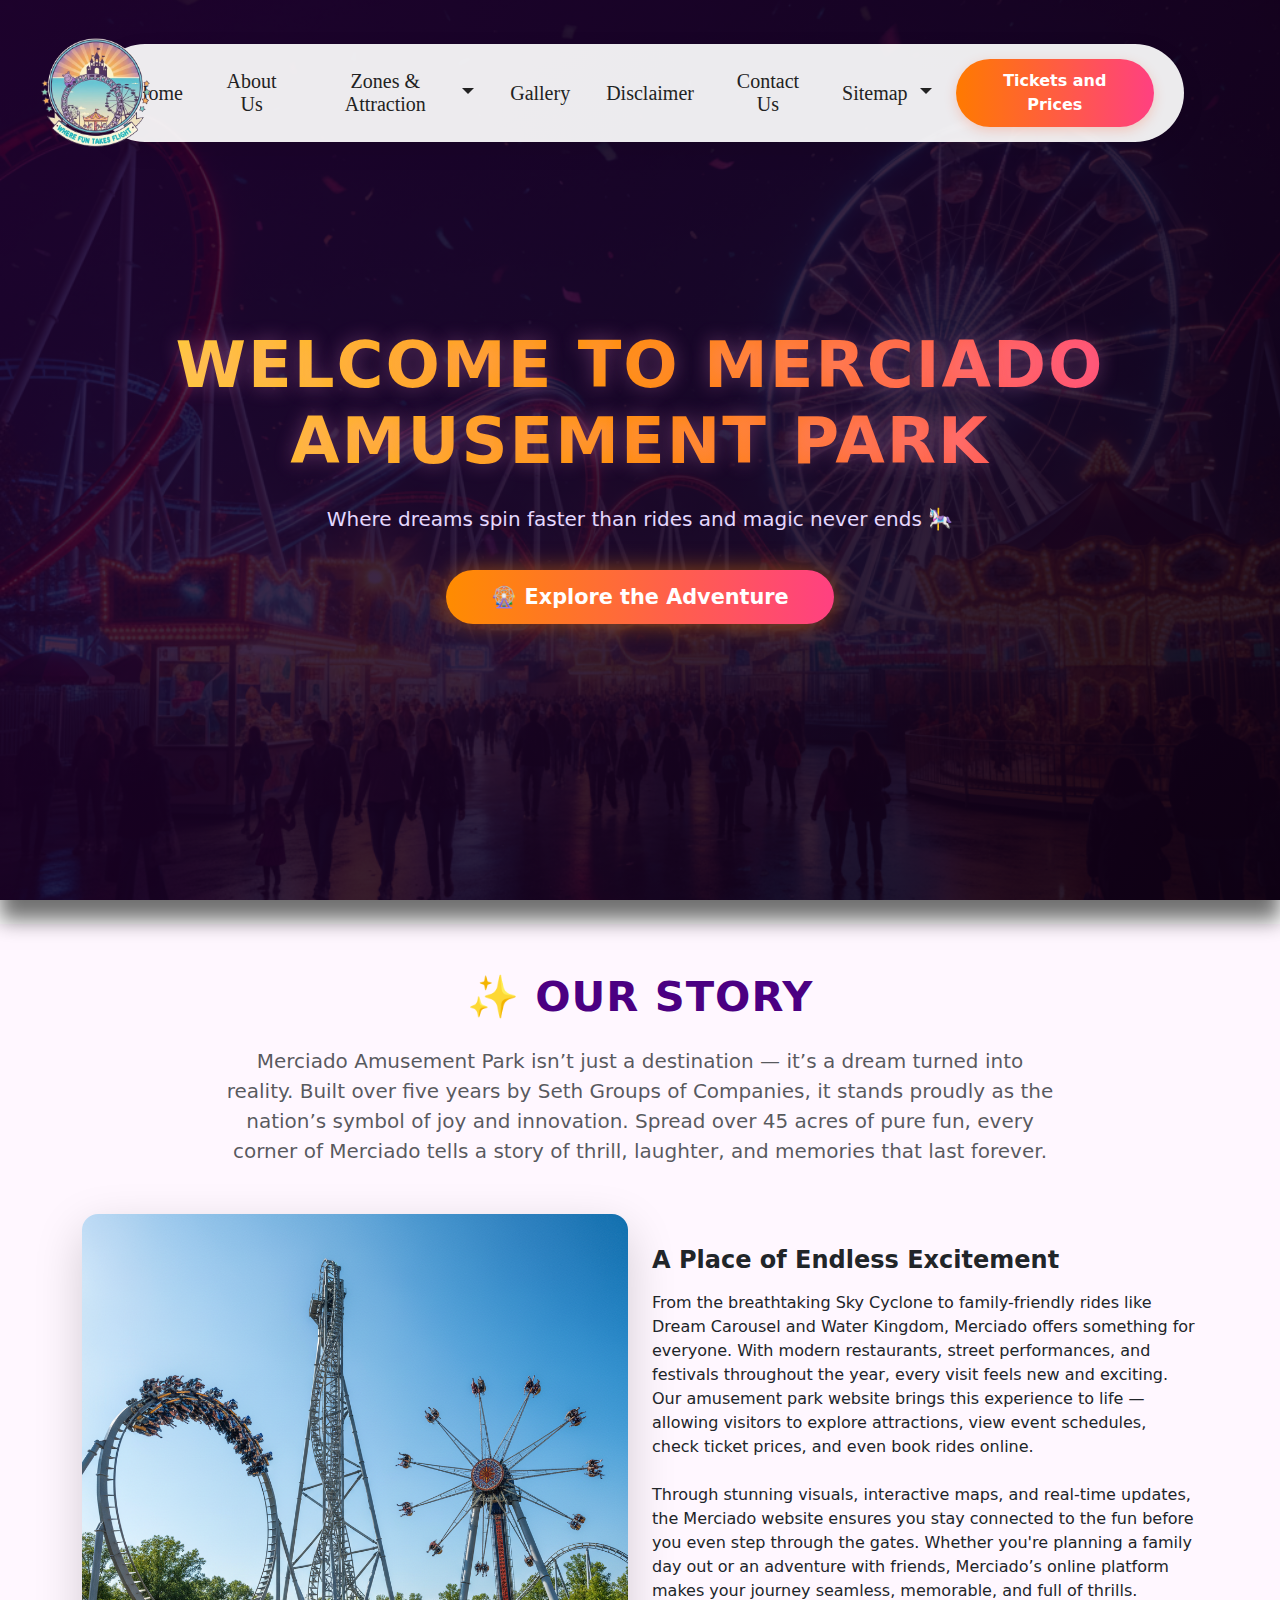
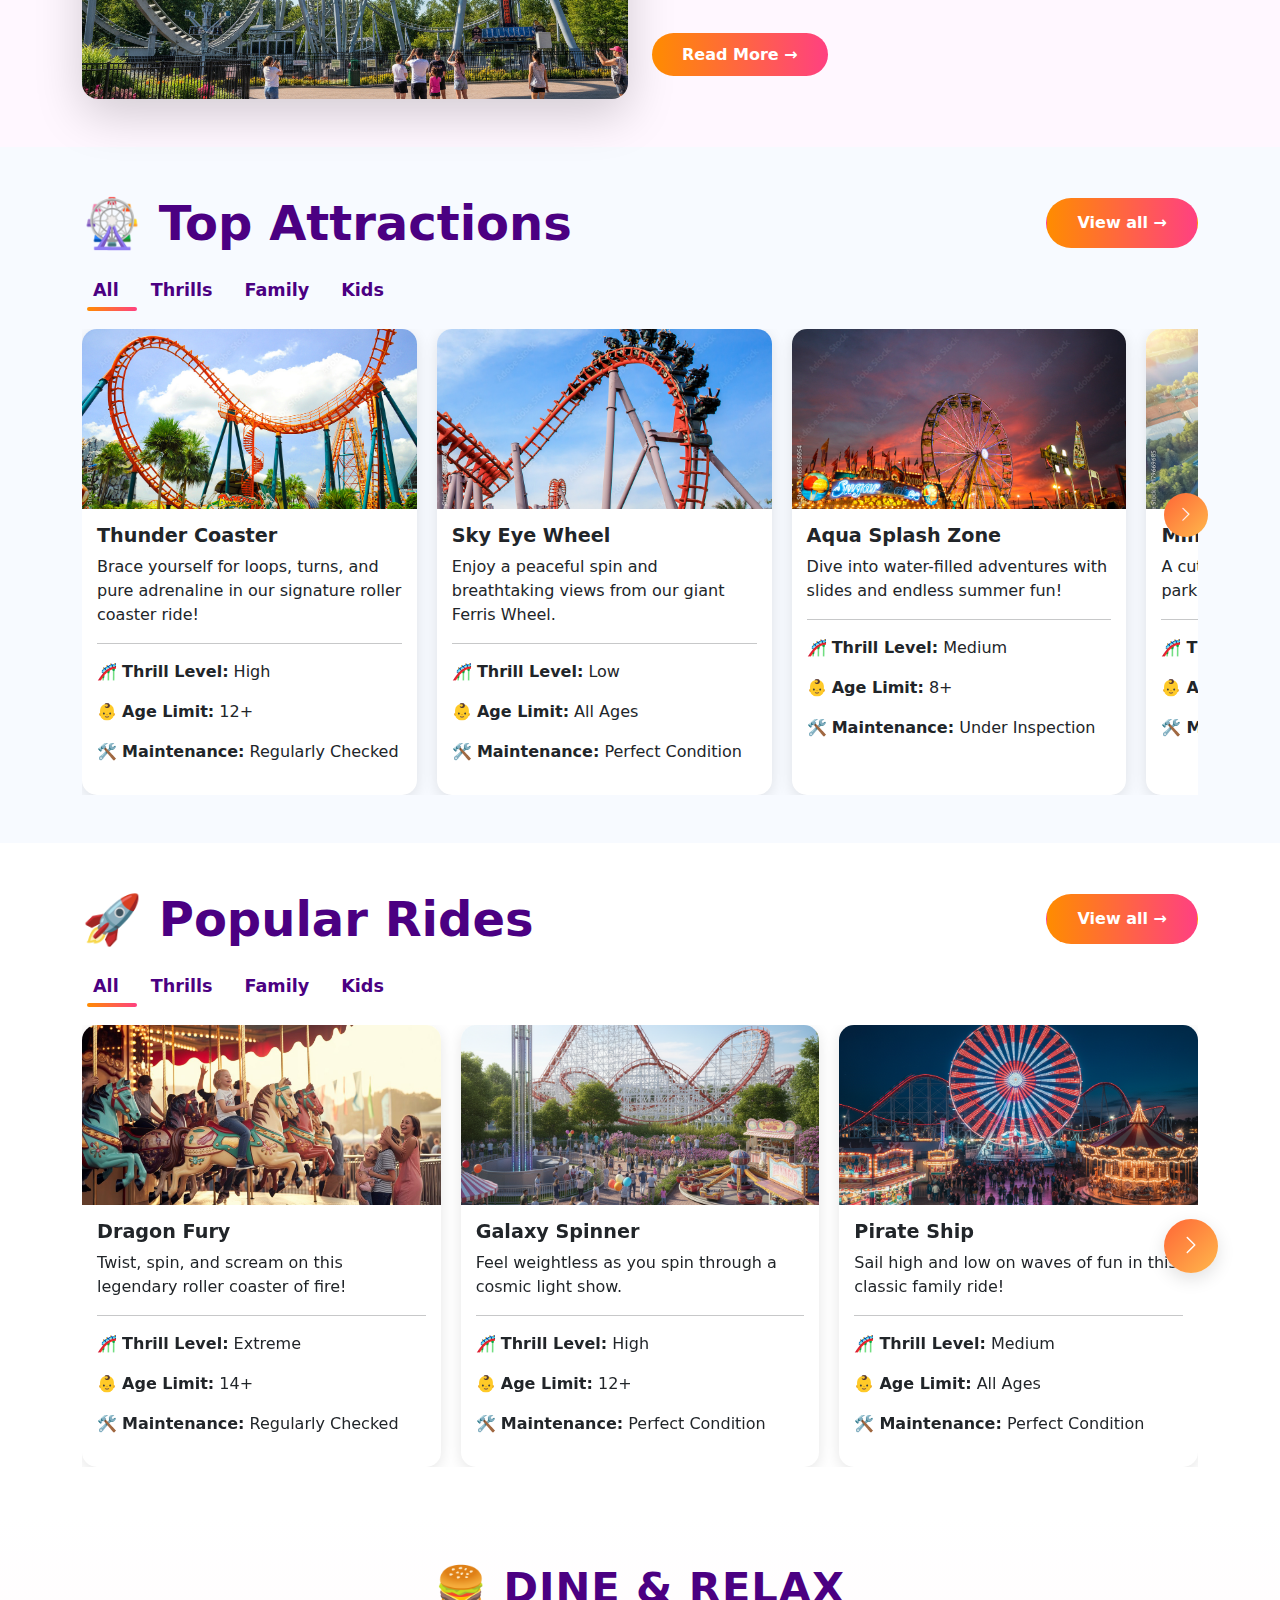
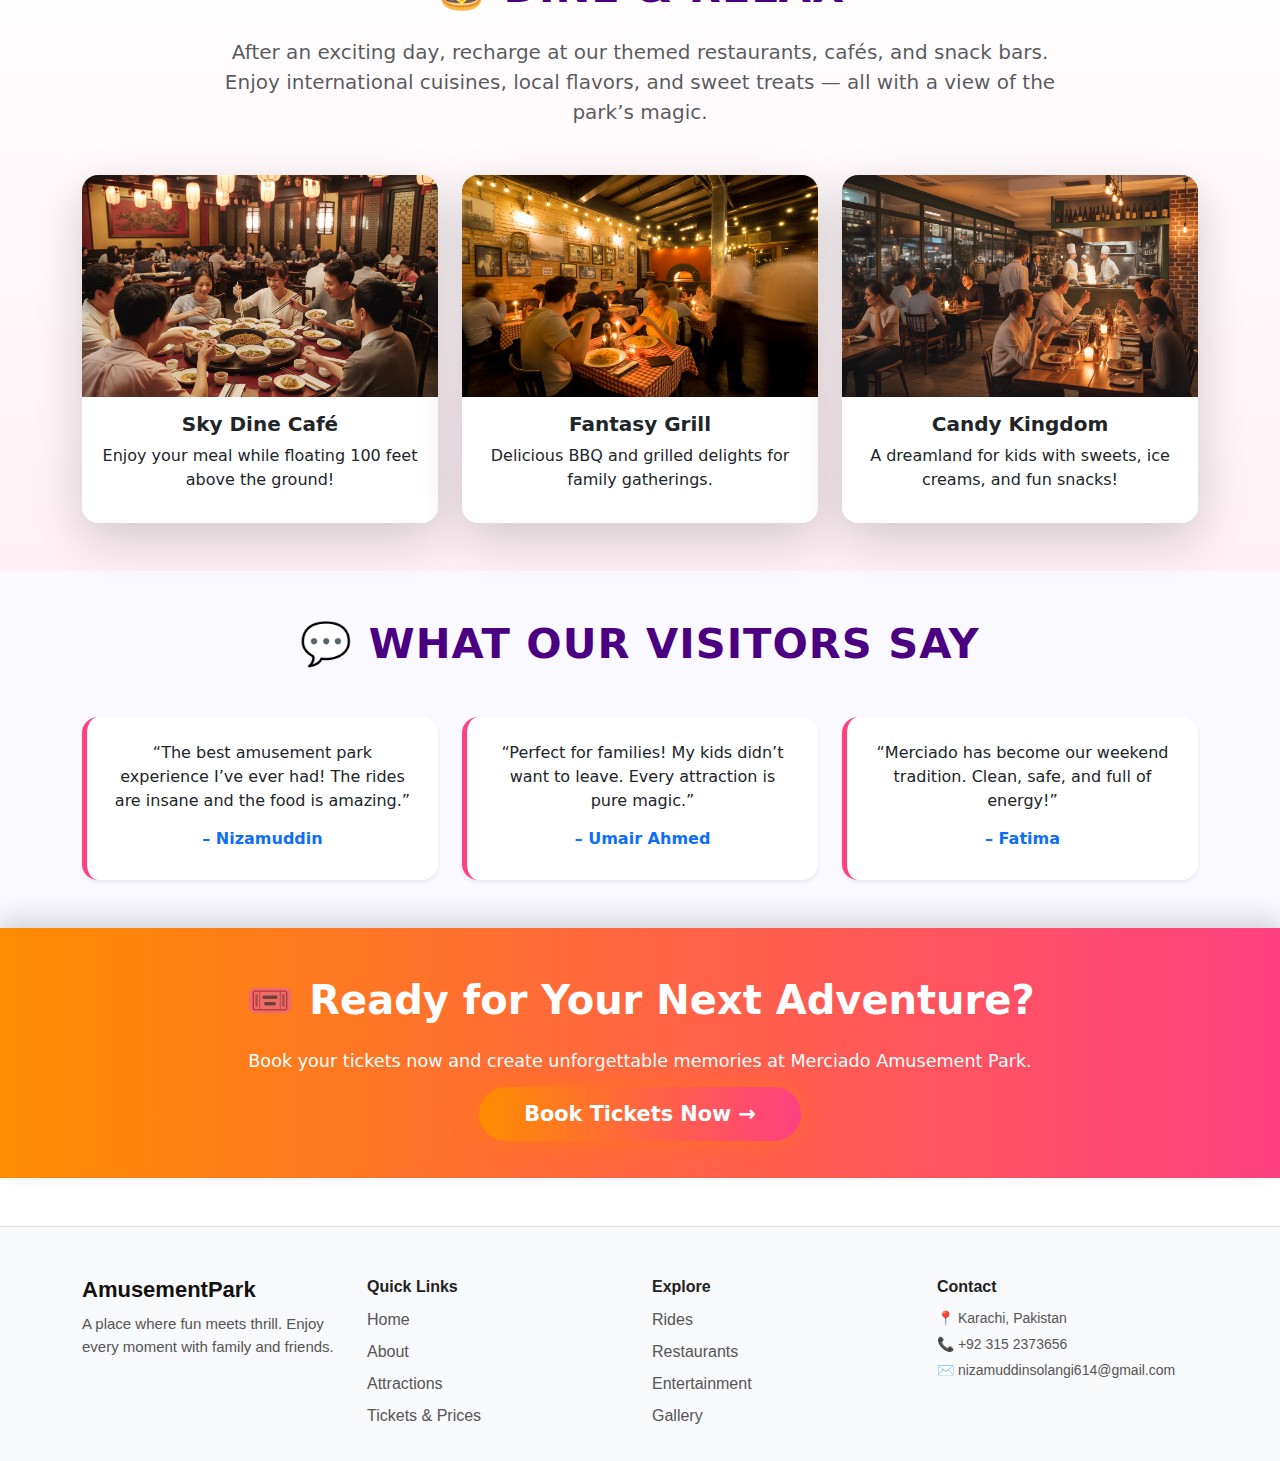
<file: index.html>
<!DOCTYPE html>
<html lang="en">
  <head>
    <meta charset="UTF-8" />
    <meta name="viewport" content="width=device-width, initial-scale=1.0" />
    <title>Amusement Park</title>
    <link href="https://cdn.jsdelivr.net/npm/bootstrap@5.3.2/dist/css/bootstrap.min.css" rel="stylesheet"/>
    <link href="https://cdn.jsdelivr.net/npm/bootstrap-icons@1.11.3/font/bootstrap-icons.css" rel="stylesheet" />
    <link rel="stylesheet" href="assets/css/navbar.css" />
    <link rel="stylesheet" href="assets/css/footer.css" />
    <link rel="stylesheet" href="assets/css/style.css" />
  </head>
  <body>
    <header id="nav"></header>
    <section class="hero-section position-relative d-flex align-items-center justify-content-center text-center">
      <div class="hero-overlay"></div>
      <div class="hero-glow"></div>
      <div class="container position-relative z-2">
        <h1 class="hero-title mb-4 animate-title"> Welcome to Merciado Amusement Park</h1>
        <p class="hero-subtitle mb-5 animate-subtitle">Where dreams spin faster than rides and magic never ends 🎠</p>
        <a href="zones_and_attraction.html" class="cta-button glow-btn">🎡 Explore the Adventure</a>
      </div>
    </section>
    <br />
    <section class="about-park py-5">
      <div class="container text-center">
        <h2 class="section-title mb-4">✨ Our Story</h2>
        <p class="lead text-muted mx-auto w-75">Merciado Amusement Park isn’t just a destination — it’s a dream turned into reality.  Built over five years by
        Seth Groups of Companies, it stands proudly as the nation’s symbol of joy and innovation. Spread over
          45 acres of pure fun, every corner of Merciado tells a story of thrill, laughter, and memories that last forever. </p>
        <div class="row mt-5 align-items-center">
          <div class="col-md-6 mb-4 mb-md-0">
            <img src="assets/img/17.png" alt="Merciado Park" class="img-fluid rounded-4 shadow-lg" />
          </div>
          <div class="col-md-6 text-start">
            <h4 class="fw-bold mb-3"> A Place of Endless Excitement</h4>
            <p>From the breathtaking Sky Cyclone to family-friendly rides like Dream Carousel and Water Kingdom, Merciado offers something for everyone. With modern restaurants, street performances, and festivals throughout the year, every visit feels new and exciting. Our amusement park website brings this experience to life — allowing visitors to explore attractions, view event schedules, check ticket prices, and even book rides online. <br><br>Through stunning visuals, interactive maps, and real-time updates, the Merciado website ensures you stay connected to the fun before you even step through the gates. Whether you're planning a family day out or an adventure with friends, Merciado’s online platform makes your journey seamless, memorable, and full of thrills.</p><br>
            <a href="about.html" class="btn-see-more mt-3">Read More →</a>
          </div>
        </div>
      </div>
    </section>

    <section class="top-attractions py-5">
      <div class="container">
        <div class="d-flex justify-content-between align-items-center mb-4 flex-wrap">
          <h1 class="attract-heading mb-2 mb-md-0">🎡 Top Attractions</h1>
          <a href="zones_and_attraction.html" class="btn btn-see-more">View all →</a>
        </div>
        <div class="filter-tabs mb-4">
          <button class="filter-btn active" data-category="all">All</button>
          <button class="filter-btn" data-category="thrill">Thrills</button>
          <button class="filter-btn" data-category="family">Family</button>
          <button class="filter-btn" data-category="kids">Kids</button>
        </div>
        <div class="position-relative mt-4">
          <button class="carousel-btn prev-btn"><i class="bi bi-chevron-left"></i></button>
          <div class="carousel-container">
            <div id="attractions-carousel" class="carousel-track"></div>
          </div>
          <button class="carousel-btn next-btn"><i class="bi bi-chevron-right"></i></button>
        </div>
      </div>
    </section>

    <section class="famous-rides py-5">
      <div class="container">
        <div class="d-flex justify-content-between align-items-center mb-4 flex-wrap">
          <h1 class="attract-heading mb-2 mb-md-0">🚀 Popular Rides</h1>
          <a href="rides.html" class="btn btn-see-more">View all →</a>
        </div>
        <div class="filter-tabs mb-4">
          <button class="filter-btn-r active" data-category="all">All</button>
          <button class="filter-btn-r" data-category="thrill">Thrills</button>
          <button class="filter-btn-r" data-category="family">Family</button>
          <button class="filter-btn-r" data-category="kids">Kids</button>
        </div>
        <div class="position-relative mt-4">
          <button class="carousel-btn prev-btn-r">
            <i class="bi bi-chevron-left"></i>
          </button>
          <div class="carousel-container">
            <div id="rides-carousel" class="carousel-track"></div>
          </div>
          <button class="carousel-btn next-btn-r">
            <i class="bi bi-chevron-right"></i>
          </button>
        </div>
      </div>
    </section>

    <section class="dining-section py-5">
      <div class="container text-center">
        <h2 class="section-title mb-4">🍔 Dine & Relax</h2>
        <p class="lead text-muted mb-5 w-75 mx-auto">
          After an exciting day, recharge at our themed restaurants, cafés, and
          snack bars. Enjoy international cuisines, local flavors, and sweet
          treats — all with a view of the park’s magic.
        </p>
        <div class="row g-4">
          <div class="col-md-4">
            <div class="card border-0 shadow-lg rounded-4 overflow-hidden">
              <img
                src="assets/img/28.jpeg"
                class="card-img-top"
                alt="Restaurant"
              />
              <div class="card-body">
                <h5 class="fw-bold">Sky Dine Café</h5>
                <p>Enjoy your meal while floating 100 feet above the ground!</p>
              </div>
            </div>
          </div>
          <div class="col-md-4">
            <div class="card border-0 shadow-lg rounded-4 overflow-hidden">
              <img
                src="assets/img/29.jpeg"
                class="card-img-top"
                alt="Restaurant"
              />
              <div class="card-body">
                <h5 class="fw-bold">Fantasy Grill</h5>
                <p>Delicious BBQ and grilled delights for family gatherings.</p>
              </div>
            </div>
          </div>
          <div class="col-md-4">
            <div class="card border-0 shadow-lg rounded-4 overflow-hidden">
              <img
                src="assets/img/30.jpeg"
                class="card-img-top"
                alt="Restaurant"
              />
              <div class="card-body">
                <h5 class="fw-bold">Candy Kingdom</h5>
                <p>
                  A dreamland for kids with sweets, ice creams, and fun snacks!
                </p>
              </div>
            </div>
          </div>
        </div>
      </div>
    </section>

    <section class="testimonials py-5 text-center">
      <div class="container">
        <h2 class="section-title mb-5">💬 What Our Visitors Say</h2>
        <div class="row g-4">
          <div class="col-md-4">
            <div class="review-card p-4 shadow-sm rounded-4">
              <p>
                “The best amusement park experience I’ve ever had! The rides are
                insane and the food is amazing.”
              </p>
              <h6 class="mt-3 fw-bold text-primary">– Nizamuddin</h6>
            </div>
          </div>
          <div class="col-md-4">
            <div class="review-card p-4 shadow-sm rounded-4">
              <p>
                “Perfect for families! My kids didn’t want to leave. Every
                attraction is pure magic.”
              </p>
              <h6 class="mt-3 fw-bold text-primary">– Umair Ahmed</h6>
            </div>
          </div>
          <div class="col-md-4">
            <div class="review-card p-4 shadow-sm rounded-4">
              <p>
                “Merciado has become our weekend tradition. Clean, safe, and
                full of energy!”
              </p>
              <h6 class="mt-3 fw-bold text-primary">– Fatima </h6>
            </div>
          </div>
        </div>
      </div>
    </section>

    <section class="cta-booking py-5 text-center text-white">
      <div class="container">
        <h2 class="mb-4">🎟️ Ready for Your Next Adventure?</h2>
        <p class="lead mb-4">
          Book your tickets now and create unforgettable memories at Merciado
          Amusement Park.
        </p>
        <a href="tickets.html" class="cta-button">Book Tickets Now →</a>
      </div>
    </section>
    <br /><br />

    <footer id="footer"></footer>

    <script src="https://cdn.jsdelivr.net/npm/bootstrap@5.3.2/dist/js/bootstrap.bundle.min.js"></script>
    <script src="assets/js/navbar.js"></script>
    <script src="assets/js/index.js"></script>
    <script src="assets/js/footer.js"></script>
  </body>
</html>
</file>
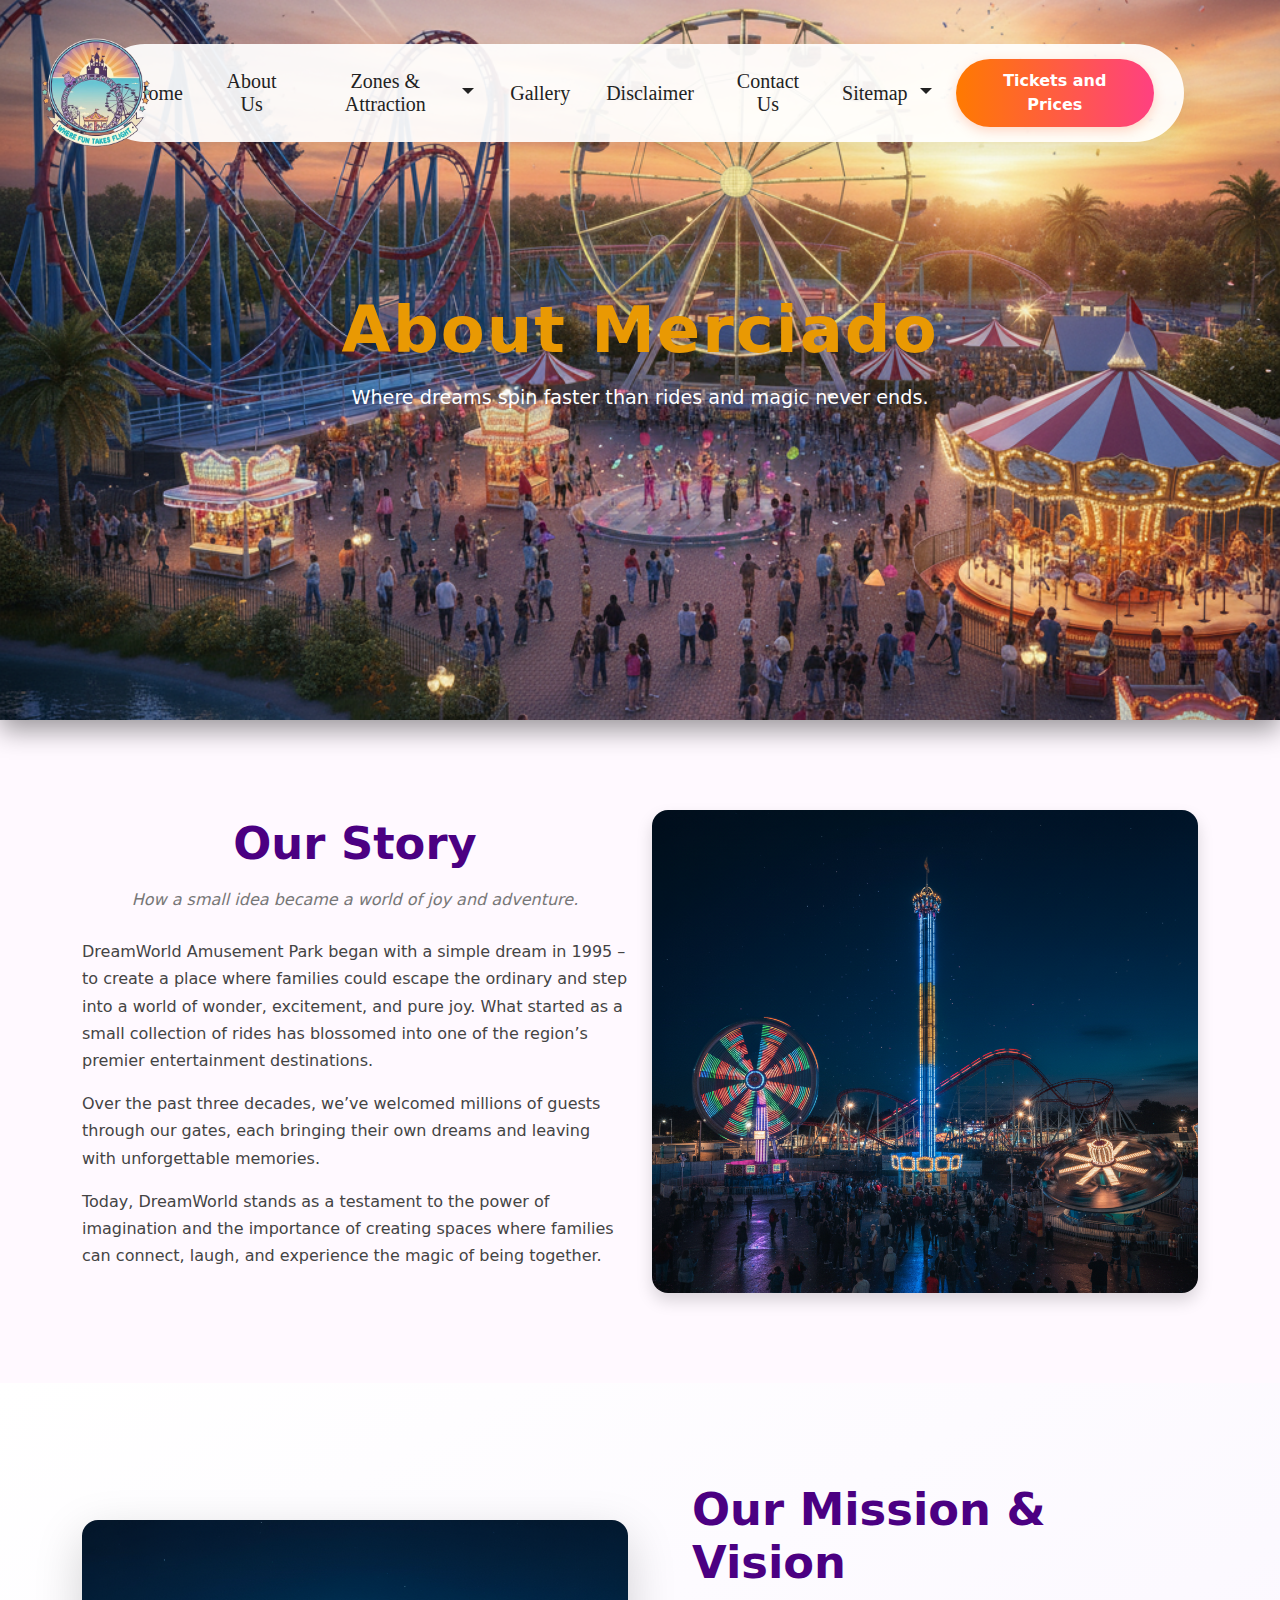
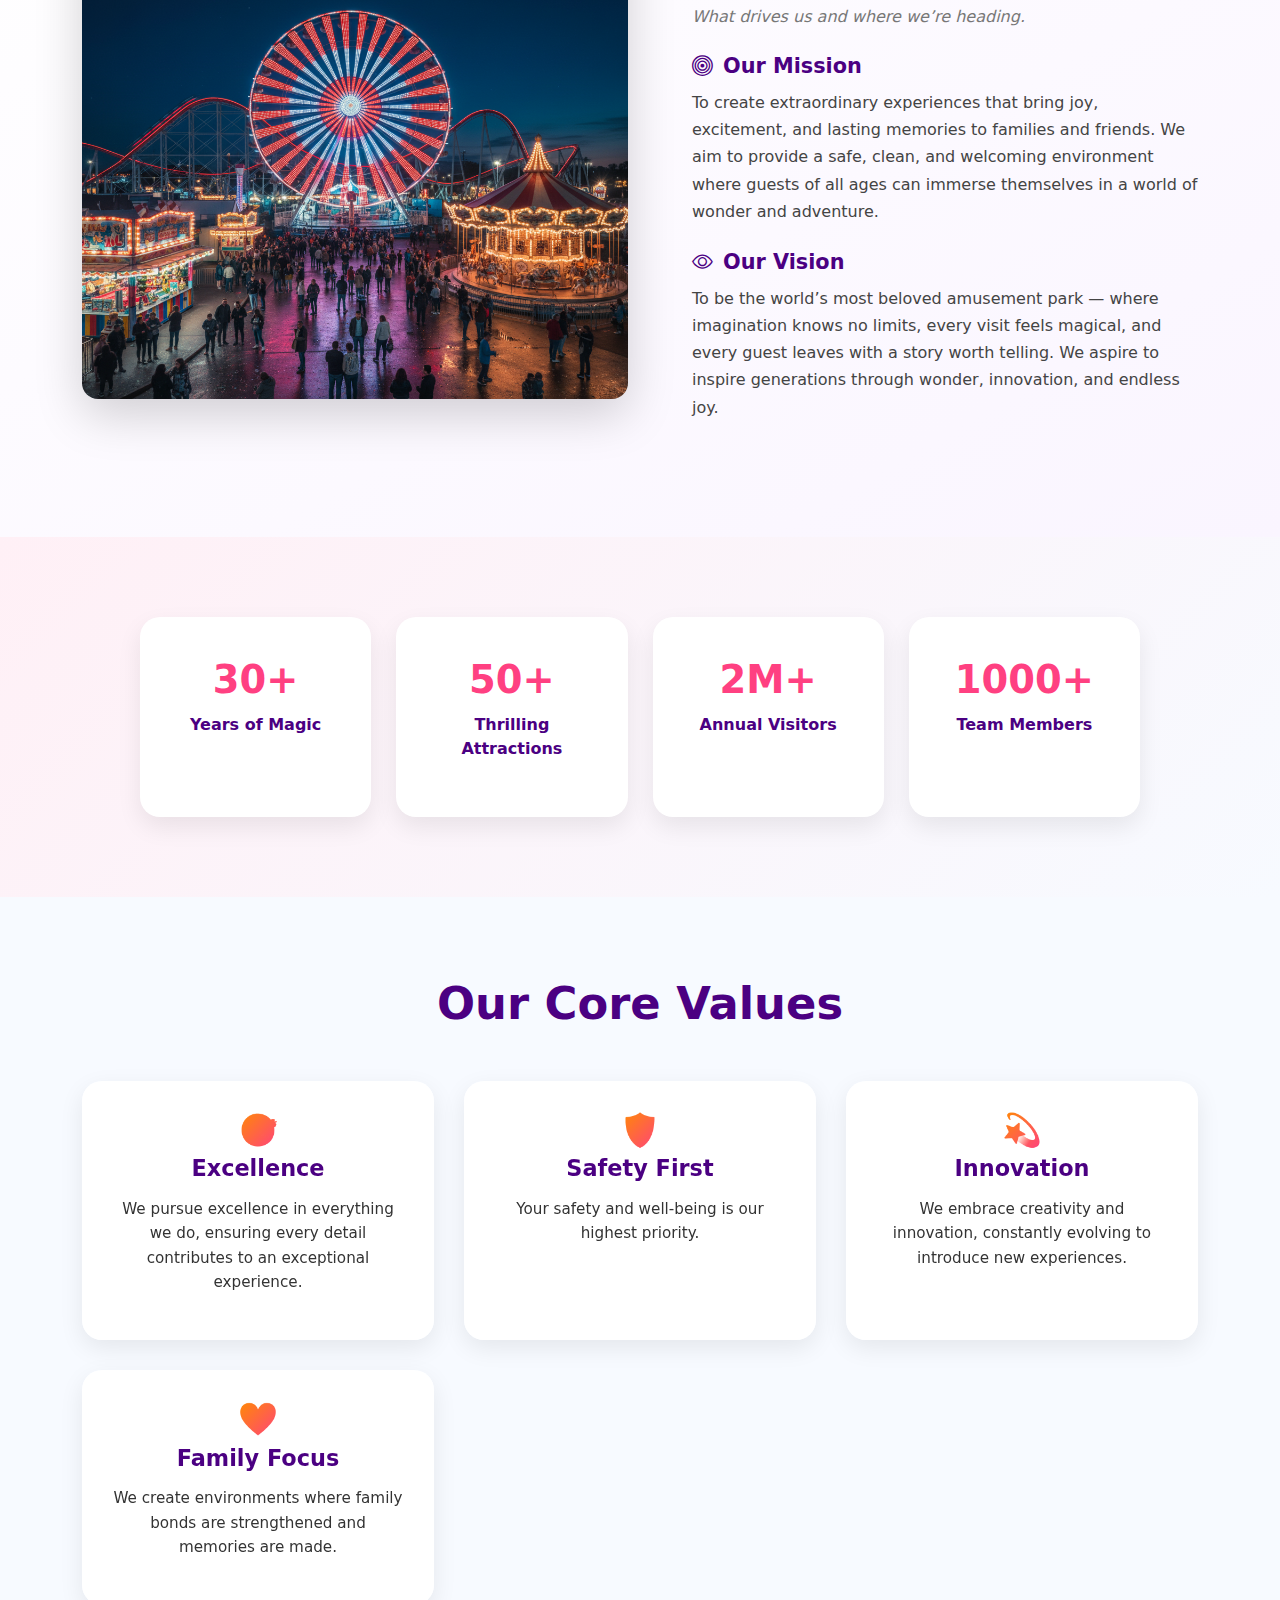
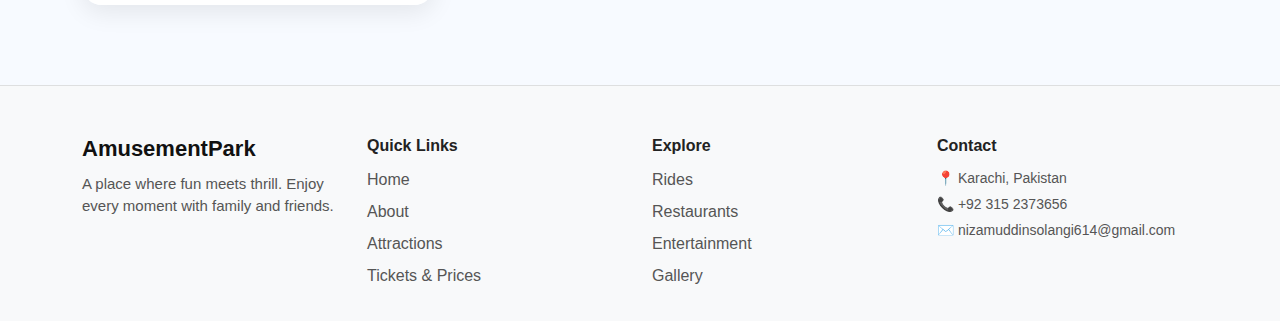
<file: about.html>
<!DOCTYPE html>
<html lang="en">
  <head>
    <meta charset="UTF-8" />
    <meta name="viewport" content="width=device-width, initial-scale=1.0" />
    <title>Amusement Park</title>
    <link
      href="https://cdn.jsdelivr.net/npm/bootstrap@5.3.2/dist/css/bootstrap.min.css"
      rel="stylesheet"
    />
    <link
      href="https://cdn.jsdelivr.net/npm/bootstrap-icons@1.11.3/font/bootstrap-icons.css"
      rel="stylesheet"
    />
    <link rel="stylesheet" href="assets/css/navbar.css" />
    <link rel="stylesheet" href="assets/css/footer.css" />
    <link rel="stylesheet" href="assets/css/about.css" />
  </head>
  <body>
    <header id="nav"></header>

    <section class="about-hero">
      <div class="container position-relative z-2">
        <h1>About <span>Merciado</span></h1>
        <p>Where dreams spin faster than rides and magic never ends.</p>
      </div>
    </section>

    <section class="section light our-story">
      <div class="container">
        <div class="row align-items-center">
          <div class="col-lg-6 col-md-12 mb-4 mb-lg-0">
            <div class="section-text">
              <div class="section-header">
                <h2>Our Story</h2>
                <p>How a small idea became a world of joy and adventure.</p>
              </div>
              <div class="section-body">
                <p>DreamWorld Amusement Park began with a simple dream in 1995 – to create a place where families could escape the ordinary and step into a world of wonder, excitement, and pure joy. What started as a small collection of rides has blossomed into one of the region’s premier entertainment destinations.</p>
                <p>Over the past three decades, we’ve welcomed millions of guests through our gates, each bringing their own dreams and leaving with unforgettable memories.</p>
                <p>Today, DreamWorld stands as a testament to the power of imagination and the importance of creating spaces where families can connect, laugh, and experience the magic of being together.</p>
              </div>
            </div>
          </div>

          <div class="col-lg-6 col-md-12">
            <div class="story-image">
              <img src="assets/img/18.png" alt="Our Story - DreamWorld" class="img-fluid rounded-4 shadow">
            </div>
          </div>
        </div>
      </div>
    </section>

    <section class="mission-vision">
      <div class="container">
        <div class="row align-items-center">
          <div class="col-lg-6 col-md-12">
            <div class="mission-img">
              <img src="assets/img/16.png" alt="Our Mission and Vision" class="img-fluid rounded-4 shadow-lg"/>
            </div>
          </div>
          <div class="col-lg-6 col-md-12">
            <div class="mission-text">
              <h2>Our Mission & Vision</h2>
              <p class="intro">What drives us and where we’re heading.</p>
              <div class="mv-content">
                <h5><i class="bi bi-bullseye"></i> Our Mission</h5>
                <p>To create extraordinary experiences that bring joy, excitement, and lasting memories to families and friends. We aim to provide a safe, clean, and welcoming environment where guests of all ages can immerse themselves in a world of wonder and adventure.
                </p>
                <h5><i class="bi bi-eye"></i> Our Vision</h5>
                <p>To be the world’s most beloved amusement park — where imagination knows no limits, every visit feels magical, and every guest leaves with a story worth telling. We aspire to inspire generations through wonder, innovation, and endless joy.</p>
              </div>
            </div>
          </div>
        </div>
      </div>
    </section>

    <section class="stats-band">
      <div class="container">
        <div class="stats-grid">
          <div class="stat">
            <h3>30+</h3>
            <p>Years of Magic</p>
          </div>
          <div class="stat">
            <h3>50+</h3>
            <p>Thrilling Attractions</p>
          </div>
          <div class="stat">
            <h3>2M+</h3>
            <p>Annual Visitors</p>
          </div>
          <div class="stat">
            <h3>1000+</h3>
            <p>Team Members</p>
          </div>
        </div>
      </div>
    </section>

    <section class="core-values">
      <div class="container">
        <h2>Our Core Values</h2>
        <div class="value-grid">
          <div class="value-card">
            <h5><span>🎯</span>Excellence</h5>
            <p>We pursue excellence in everything we do, ensuring every detail contributes to an exceptional experience. </p>
          </div>
          <div class="value-card">
            <h5><span>🛡️</span>Safety First</h5>
            <p>Your safety and well-being is our highest priority.</p>
          </div>
          <div class="value-card">
            <h5><span>💫</span>Innovation</h5>
            <p>We embrace creativity and innovation, constantly evolving to introduce new experiences.</p>
          </div>
          <div class="value-card">
            <h5><span>❤️</span>Family Focus</h5>
            <p>We create environments where family bonds are strengthened and memories are made.</p>
          </div>
        </div>
      </div>
    </section>

    <footer id="footer"></footer>
    <script src="https://cdn.jsdelivr.net/npm/bootstrap@5.3.2/dist/js/bootstrap.bundle.min.js"></script>
    <script src="assets/js/navbar.js"></script>
    <script src="assets/js/footer.js"></script>
  </body>
</html>
</file>
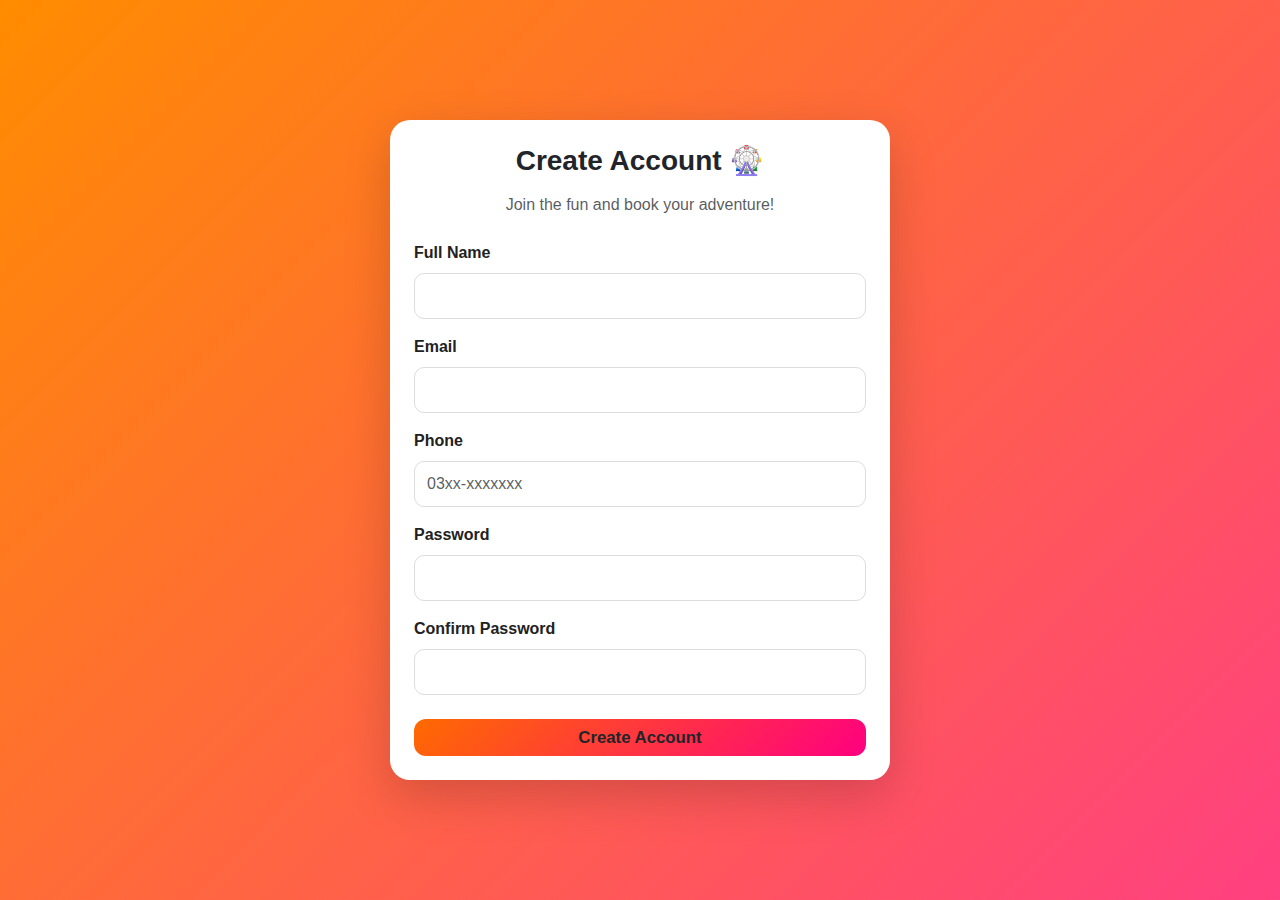
<file: account.html>
<!DOCTYPE html>
<html lang="en">
<head>
  <meta charset="UTF-8">
  <meta name="viewport" content="width=device-width, initial-scale=1.0">
  <title>Create Account</title>

  <link href="https://cdn.jsdelivr.net/npm/bootstrap@5.3.3/dist/css/bootstrap.min.css" rel="stylesheet">
  <link rel="stylesheet" href="assets/css/account.css">
</head>

<body>

  <div class="card shadow-lg p-4">
    <h3 class="text-center mb-3 fw-bold text-dark">Create Account 🎡</h3>
    <p class="text-center text-muted mb-4">Join the fun and book your adventure!</p>

    <form id="createAccountForm">
      <div class="mb-3">
        <label class="form-label">Full Name</label>
        <input type="text" id="fullName" class="form-control" required>
      </div>

      <div class="mb-3">
        <label class="form-label">Email</label>
        <input type="email" id="email" class="form-control" required>
      </div>

      <div class="mb-3">
        <label class="form-label">Phone</label>
        <input type="tel" id="phone" class="form-control" placeholder="03xx-xxxxxxx" required>
      </div>

      <div class="mb-3">
        <label class="form-label">Password</label>
        <input type="password" id="password" class="form-control" required minlength="6">
      </div>

      <div class="mb-3">
        <label class="form-label">Confirm Password</label>
        <input type="password" id="confirmPassword" class="form-control" required minlength="6">
      </div>

      <button class="btn btn-custom w-100 fw-semibold mt-2" type="submit">
        Create Account
      </button>
    </form>
  </div>

  <div class="modal fade" id="accountSuccessModal" tabindex="-1" aria-hidden="true">
    <div class="modal-dialog modal-dialog-centered">
      <div class="modal-content text-center p-4">
        <div class="success-tick mb-3">✔</div>
        <h5 class="text-success fw-bold mb-2">Account Created Successfully!</h5>
        <p class="text-muted small">Redirecting to ticket booking...</p>
      </div>
    </div>
  </div>  

  <script src="https://cdn.jsdelivr.net/npm/bootstrap@5.3.3/dist/js/bootstrap.bundle.min.js"></script>
  <script src="assets/js/account.js"></script>

</body>
</html>
</file>
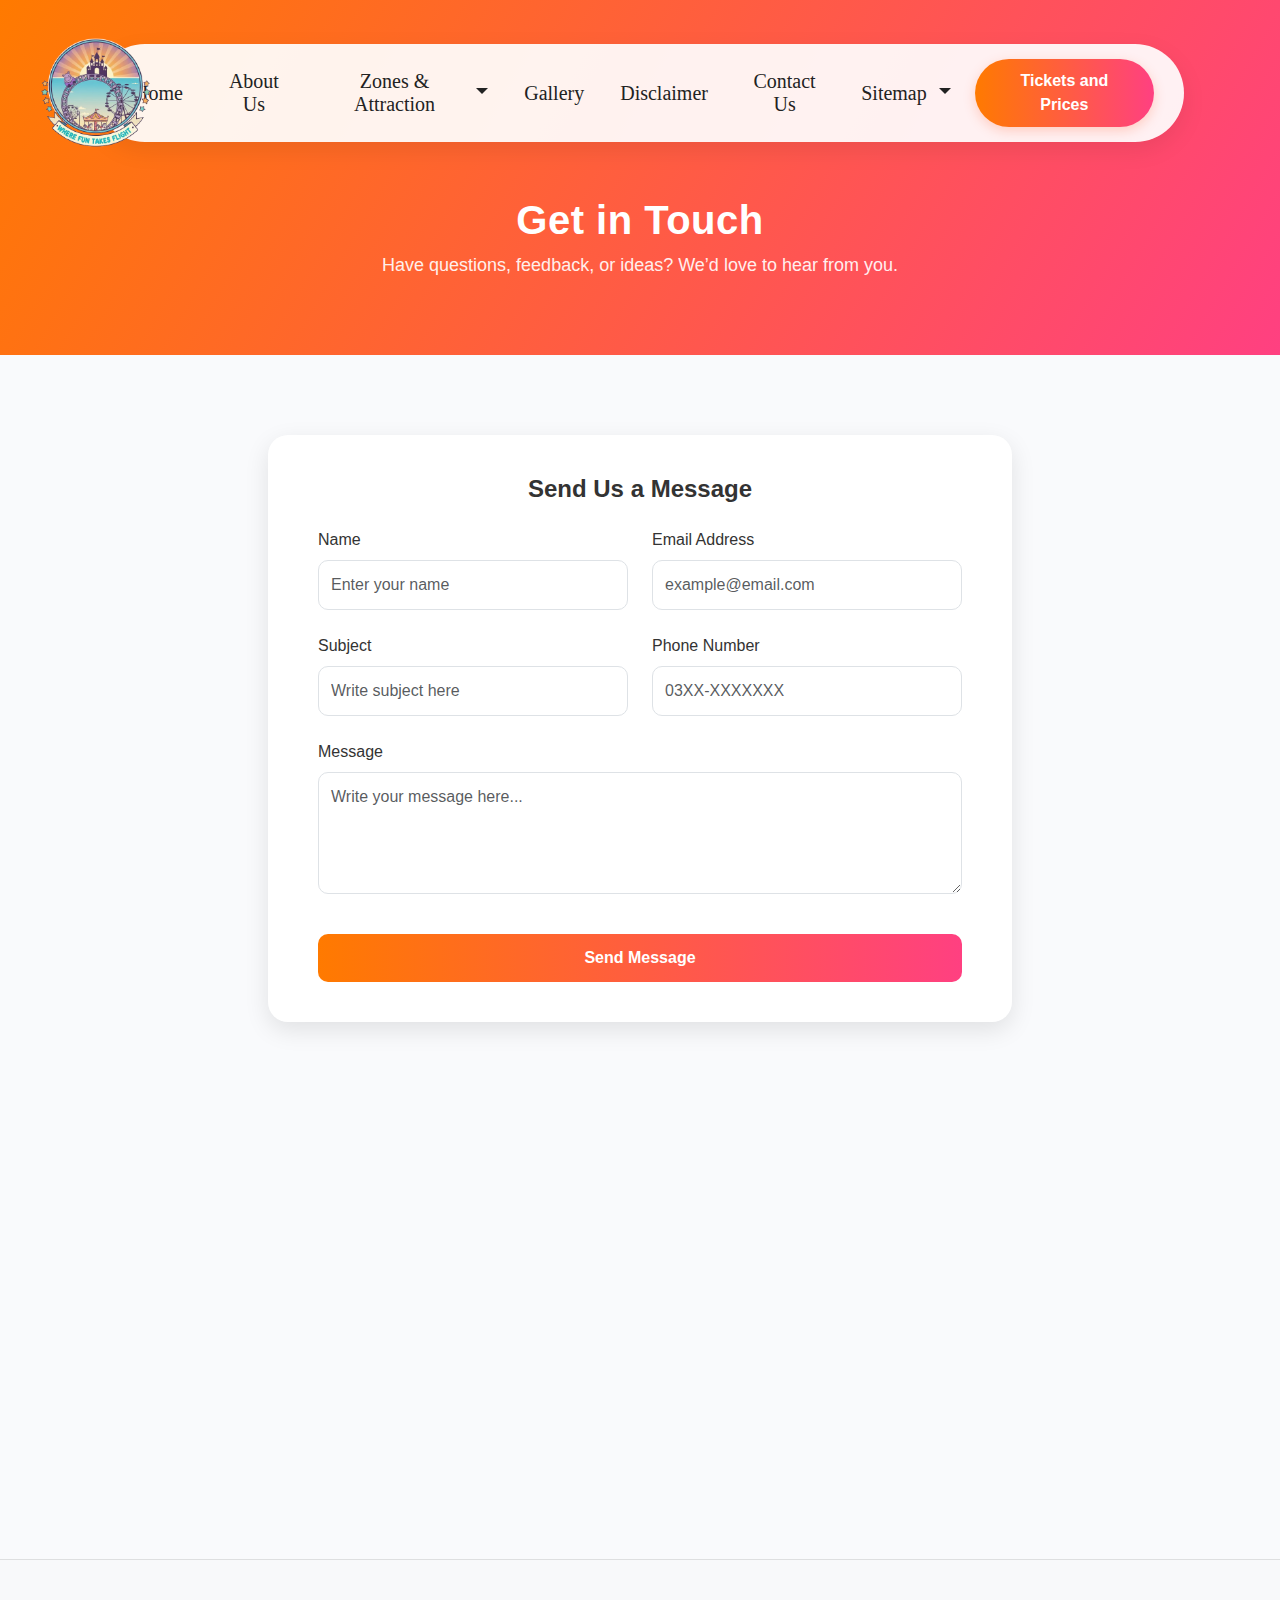
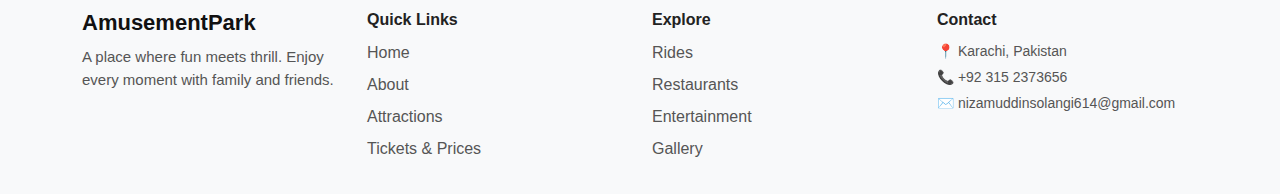
<file: contact.html>
<!DOCTYPE html>
<html lang="en">
  <head>
    <meta charset="UTF-8" />
    <meta name="viewport" content="width=device-width, initial-scale=1.0" />
    <title>Amusement Park</title>
    <link
      href="https://cdn.jsdelivr.net/npm/bootstrap@5.3.2/dist/css/bootstrap.min.css"
      rel="stylesheet"
    />
    <link rel="stylesheet" href="assets/css/navbar.css" />
    <link rel="stylesheet" href="assets/css/contact.css" />
    <link rel="stylesheet" href="assets/css/footer.css" />
  </head>
  <body>
    <header id="nav"></header>
    
    <section class="hero">
      <br><br><br><br>
      <h2>Get in Touch</h2>
      <p>Have questions, feedback, or ideas? We’d love to hear from you.</p>
    </section>

    <section class="contact-section">
      <div class="container">
        <div class="contact-card mx-auto col-lg-8">
          <h4 class="text-center fw-semibold mb-4">Send Us a Message</h4>
          <form id="contactForm">
            <div class="row g-4">
              <div class="col-md-6">
                <label class="form-label">Name</label>
                <input
                  type="text"
                  id="name"
                  class="form-control"
                  placeholder="Enter your name"
                  required
                />
              </div>
              <div class="col-md-6">
                <label class="form-label">Email Address</label>
                <input
                  type="email"
                  id="email"
                  class="form-control"
                  placeholder="example@email.com"
                  required
                />
              </div>
              <div class="col-md-6">
                <label class="form-label">Subject</label>
                <input
                  type="text"
                  id="subject"
                  class="form-control"
                  placeholder="Write subject here"
                  required
                />
              </div>
              <div class="col-md-6">
                <label class="form-label">Phone Number</label>
                <input
                  type="number"
                  id="phone"
                  class="form-control"
                  placeholder="03XX-XXXXXXX"
                  required
                />
              </div>
              <div class="col-12">
                <label class="form-label">Message</label>
                <textarea
                  id="message"
                  class="form-control"
                  rows="4"
                  placeholder="Write your message here..."
                  required
                ></textarea>
              </div>
              <div class="col-12">
                <button type="submit" class="btn-submit mt-3">
                  Send Message
                </button>
              </div>
            </div>
          </form>
        </div>
      </div>
    </section>

    <iframe
      class="map"
      src="https://www.google.com/maps/embed?pb=!1m18!1m12!1m3!1d3619.3141351278077!2d67.14924997515293!3d24.887264277911807!2m3!1f0!2f0!3f0!3m2!1i1024!2i768!4f13.1!3m3!1m2!1s0x3eb339999415e0c3%3A0x36742eee0fd9c291!2sAptech%20Metro%20Star%20Gate!5e0!3m2!1sen!2s!4v1760604808073!5m2!1sen!2s"
      allowfullscreen=""
      loading="lazy"
    ></iframe>

    <div class="modal fade" id="successModal" tabindex="-1" aria-hidden="true">
      <div class="modal-dialog modal-dialog-centered">
        <div class="modal-content custom-modal text-center p-4">
          <div class="success-icon mb-3">
            <i class="bi bi-check-circle-fill"></i>
          </div>
          <h4 class="fw-semibold mb-2">Message Sent Successfully!</h4>
          <p class="mb-3 text-secondary">
            Thank you for reaching out. We’ll get back to you shortly.
          </p>
          <button class="btn btn-theme px-4" data-bs-dismiss="modal">
            Close
          </button>
        </div>
      </div>
    </div>

    <footer id="footer"></footer>

    <script src="https://cdn.jsdelivr.net/npm/bootstrap@5.3.2/dist/js/bootstrap.bundle.min.js"></script>
    <script src="assets/js/navbar.js"></script>
    <script src="assets/js/footer.js"></script>
    <script src="assets/js/contact.js"></script>
  </body>
</html>
</file>
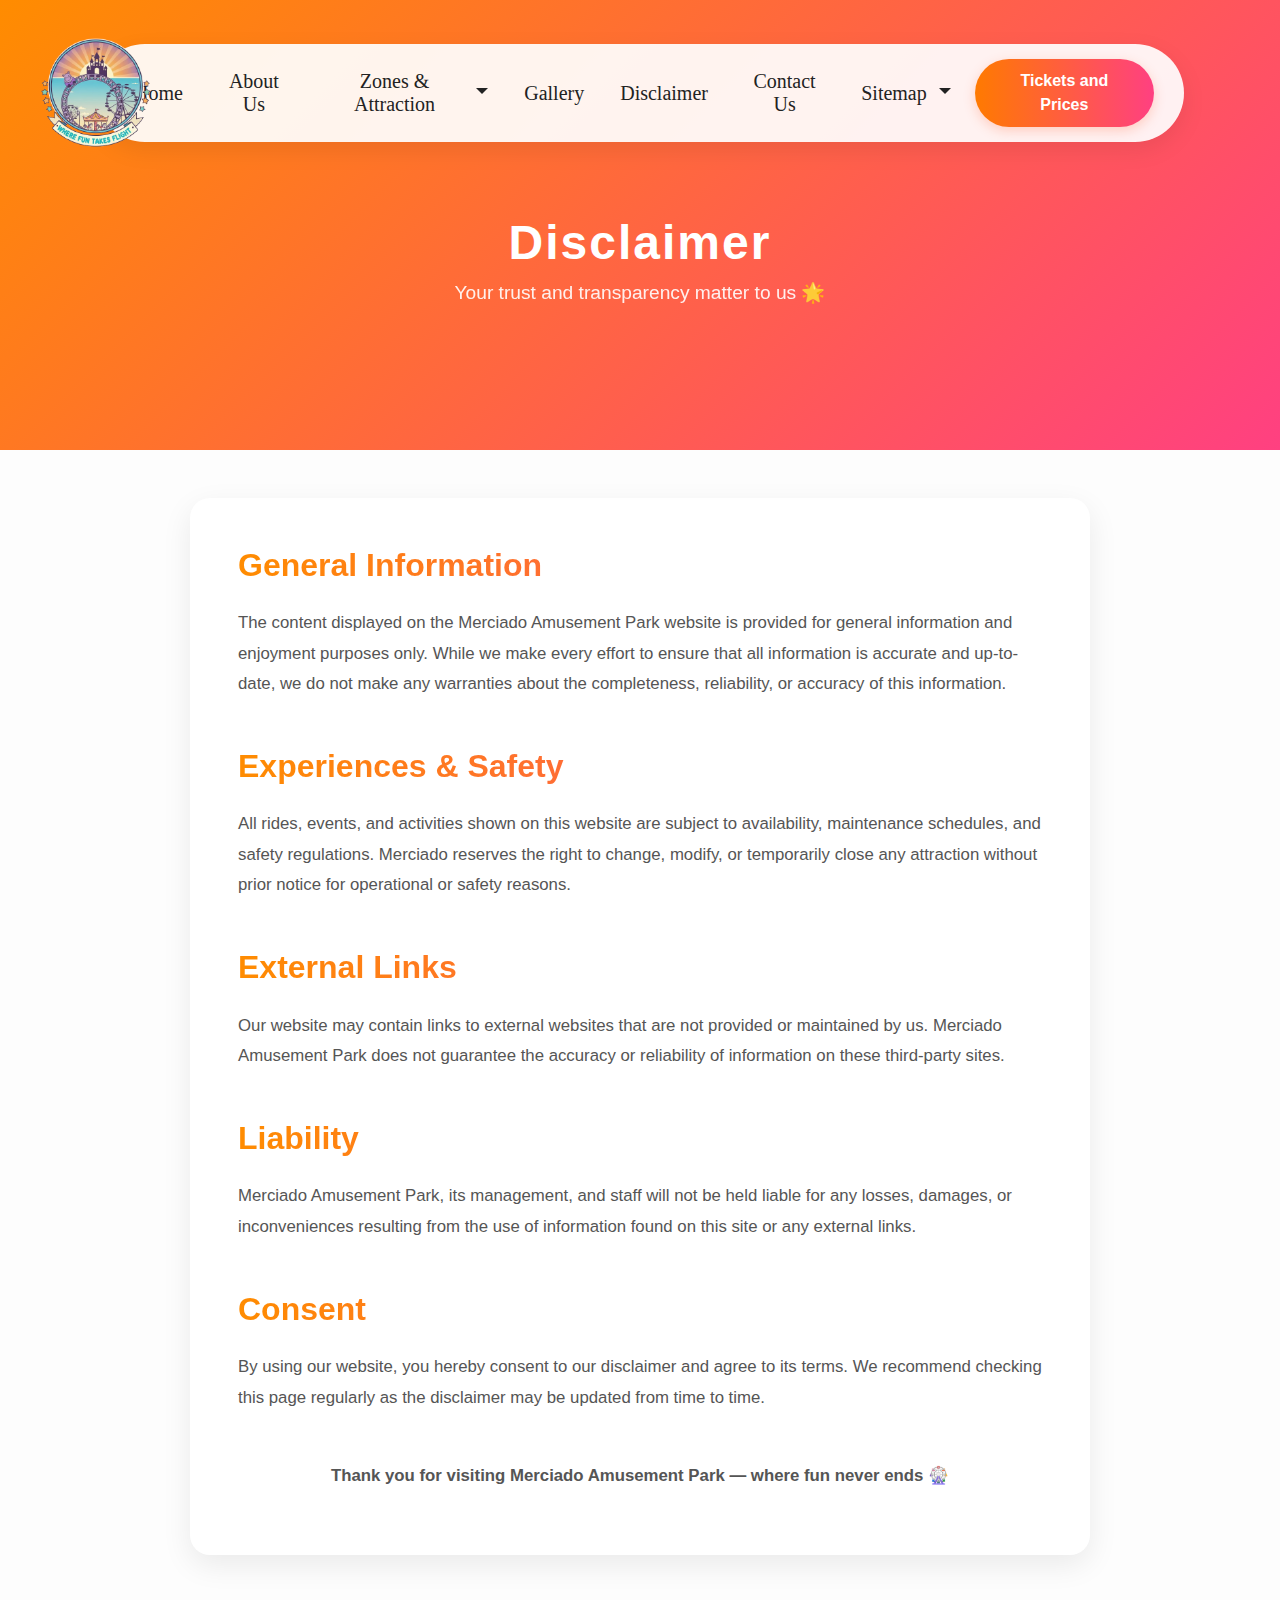
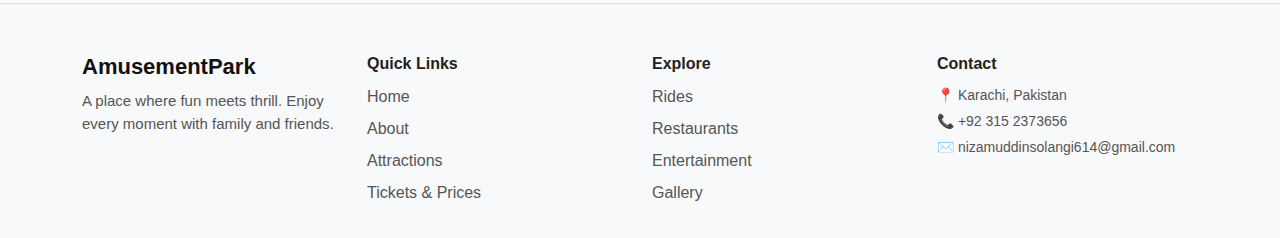
<file: disclaimer.html>
<!DOCTYPE html>
<html lang="en">
  <head>
    <meta charset="UTF-8" />
    <meta name="viewport" content="width=device-width, initial-scale=1.0" />
    <title>Amusement Park</title>
    <link
      href="https://cdn.jsdelivr.net/npm/bootstrap@5.3.2/dist/css/bootstrap.min.css"
      rel="stylesheet"
    />
    <link
      href="https://cdn.jsdelivr.net/npm/bootstrap-icons@1.11.3/font/bootstrap-icons.css"
      rel="stylesheet"
    />
    <link rel="stylesheet" href="assets/css/navbar.css" />
    <link rel="stylesheet" href="assets/css/footer.css" />
    <link rel="stylesheet" href="assets/css/disclaimer.css" />
  </head>
  <body>
    <header id="nav"></header>

    <section
      class="disclaimer-hero d-flex align-items-center justify-content-center text-center text-white"
    >
      <div class="container mt-5">
        <h1 class="fw-bold">Disclaimer</h1>
        <p>Your trust and transparency matter to us 🌟</p>
      </div>
    </section>

    <section class="disclaimer-content py-5">
      <div class="container">
        <div class="content-box mx-auto p-4 p-md-5">
          <h2 class="text-gradient fw-bold mb-4">General Information</h2>
          <p>
            The content displayed on the Merciado Amusement Park website is
            provided for general information and enjoyment purposes only. While
            we make every effort to ensure that all information is accurate and
            up-to-date, we do not make any warranties about the completeness,
            reliability, or accuracy of this information.
          </p>

          <h2 class="text-gradient fw-bold mt-5 mb-4">Experiences & Safety</h2>
          <p>
            All rides, events, and activities shown on this website are subject
            to availability, maintenance schedules, and safety regulations.
            Merciado reserves the right to change, modify, or temporarily close
            any attraction without prior notice for operational or safety
            reasons.
          </p>

          <h2 class="text-gradient fw-bold mt-5 mb-4">External Links</h2>
          <p>
            Our website may contain links to external websites that are not
            provided or maintained by us. Merciado Amusement Park does not
            guarantee the accuracy or reliability of information on these
            third-party sites.
          </p>

          <h2 class="text-gradient fw-bold mt-5 mb-4">Liability</h2>
          <p>
            Merciado Amusement Park, its management, and staff will not be held
            liable for any losses, damages, or inconveniences resulting from the
            use of information found on this site or any external links.
          </p>

          <h2 class="text-gradient fw-bold mt-5 mb-4">Consent</h2>
          <p>
            By using our website, you hereby consent to our disclaimer and agree
            to its terms. We recommend checking this page regularly as the
            disclaimer may be updated from time to time.
          </p>

          <p class="fw-semibold mt-5 text-center">
            Thank you for visiting Merciado Amusement Park — where fun never
            ends 🎡
          </p>
        </div>
      </div>
    </section>

    <footer id="footer"></footer>

    <script src="https://cdn.jsdelivr.net/npm/bootstrap@5.3.2/dist/js/bootstrap.bundle.min.js"></script>
    <script src="assets/js/navbar.js"></script>
    <script src="assets/js/footer.js"></script>
  </body>
</html>
</file>
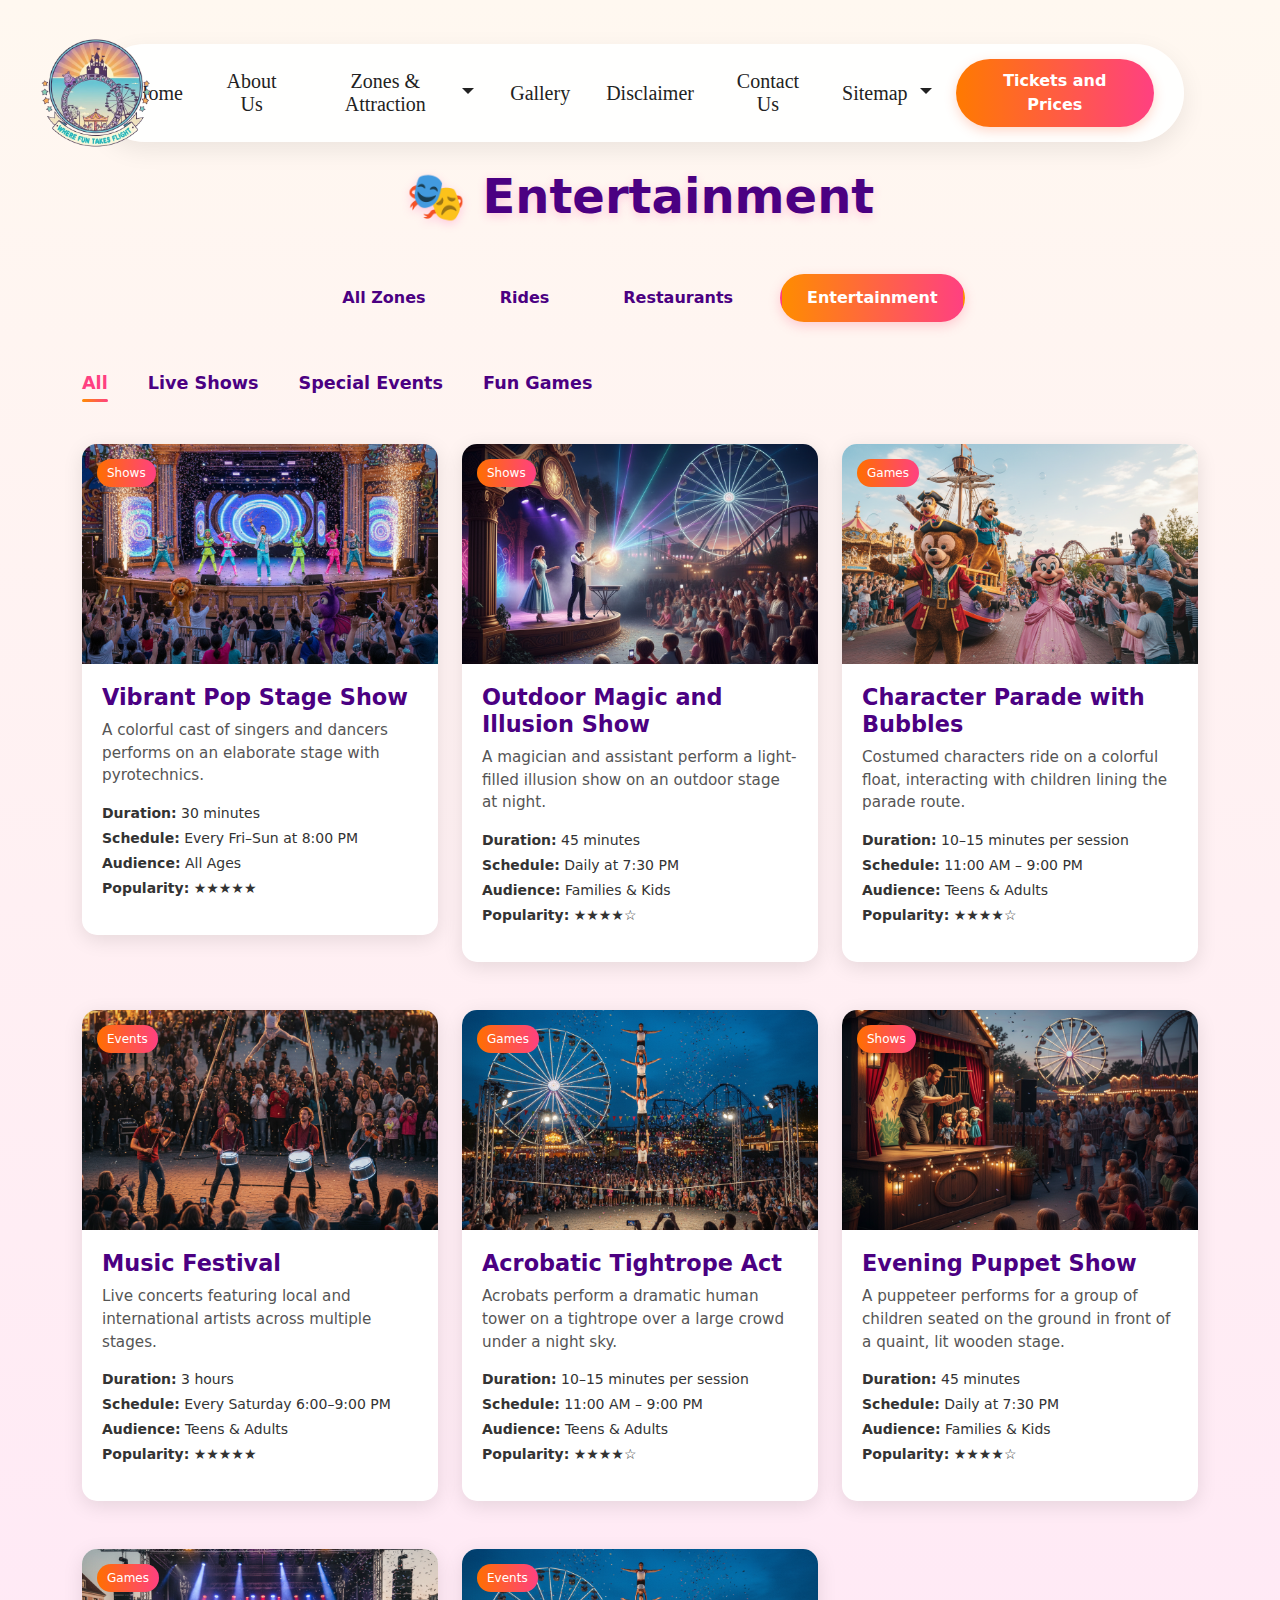
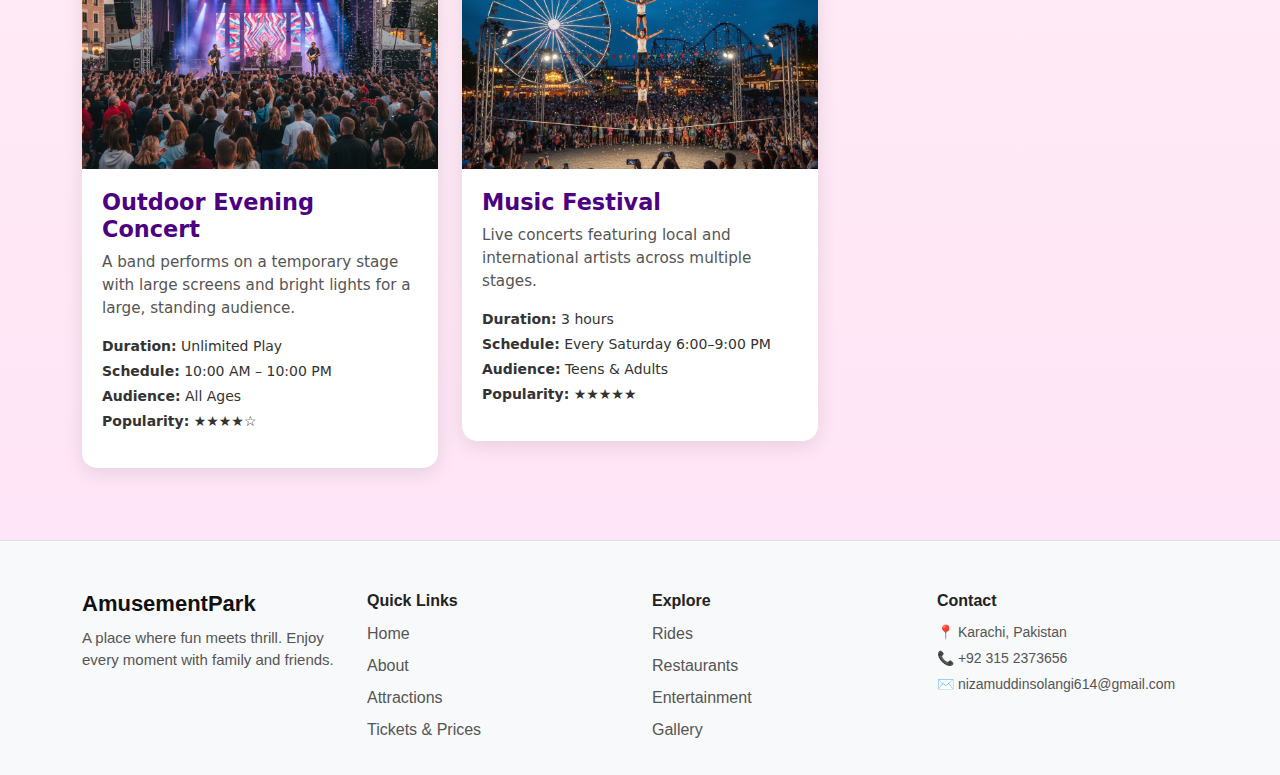
<file: entertainment.html>
<!DOCTYPE html>
<html lang="en">
  <head>
    <meta charset="UTF-8" />
    <meta name="viewport" content="width=device-width, initial-scale=1.0" />
    <title>Amusement Park</title>
    <link
      href="https://cdn.jsdelivr.net/npm/bootstrap@5.3.2/dist/css/bootstrap.min.css"
      rel="stylesheet"
    />
    <link rel="stylesheet" href="assets/css/navbar.css" />
    <link rel="stylesheet" href="assets/css/entertainment.css" />
    <link rel="stylesheet" href="assets/css/footer.css" />
  </head>
  <body>
    <header id="nav"></header>

    <section class="zones-section py-5">
      <div class="container"><br><br><br><br><br>
        <h1 class="text-center zones-title mb-5">🎭 Entertainment</h1>

        <div class="zones-nav text-center mb-5">
          <a href="zones_and_attraction.html" class="zones-link">All Zones</a>
          <a href="rides.html" class="zones-link">Rides</a>
          <a href="restaurants.html" class="zones-link">Restaurants</a>
          <a href="entertainment.html" class="zones-link active"
            >Entertainment</a
          >
        </div>

        <div class="sub-zones-nav text-center mb-5">
          <span class="sub-zones-link active" data-type="all">All</span>
          <span class="sub-zones-link" data-type="shows">Live Shows</span>
          <span class="sub-zones-link" data-type="events">Special Events</span>
          <span class="sub-zones-link" data-type="games">Fun Games</span>
        </div>

        <div class="row g-4" id="entertainmentContainer"></div>
      </div>
    </section>

    <footer id="footer"></footer>

    <script src="https://cdn.jsdelivr.net/npm/bootstrap@5.3.2/dist/js/bootstrap.bundle.min.js"></script>
    <script src="assets/js/navbar.js"></script>
    <script src="assets/js/entertainment.js"></script>
    <script src="assets/js/footer.js"></script>
  </body>
</html>
</file>
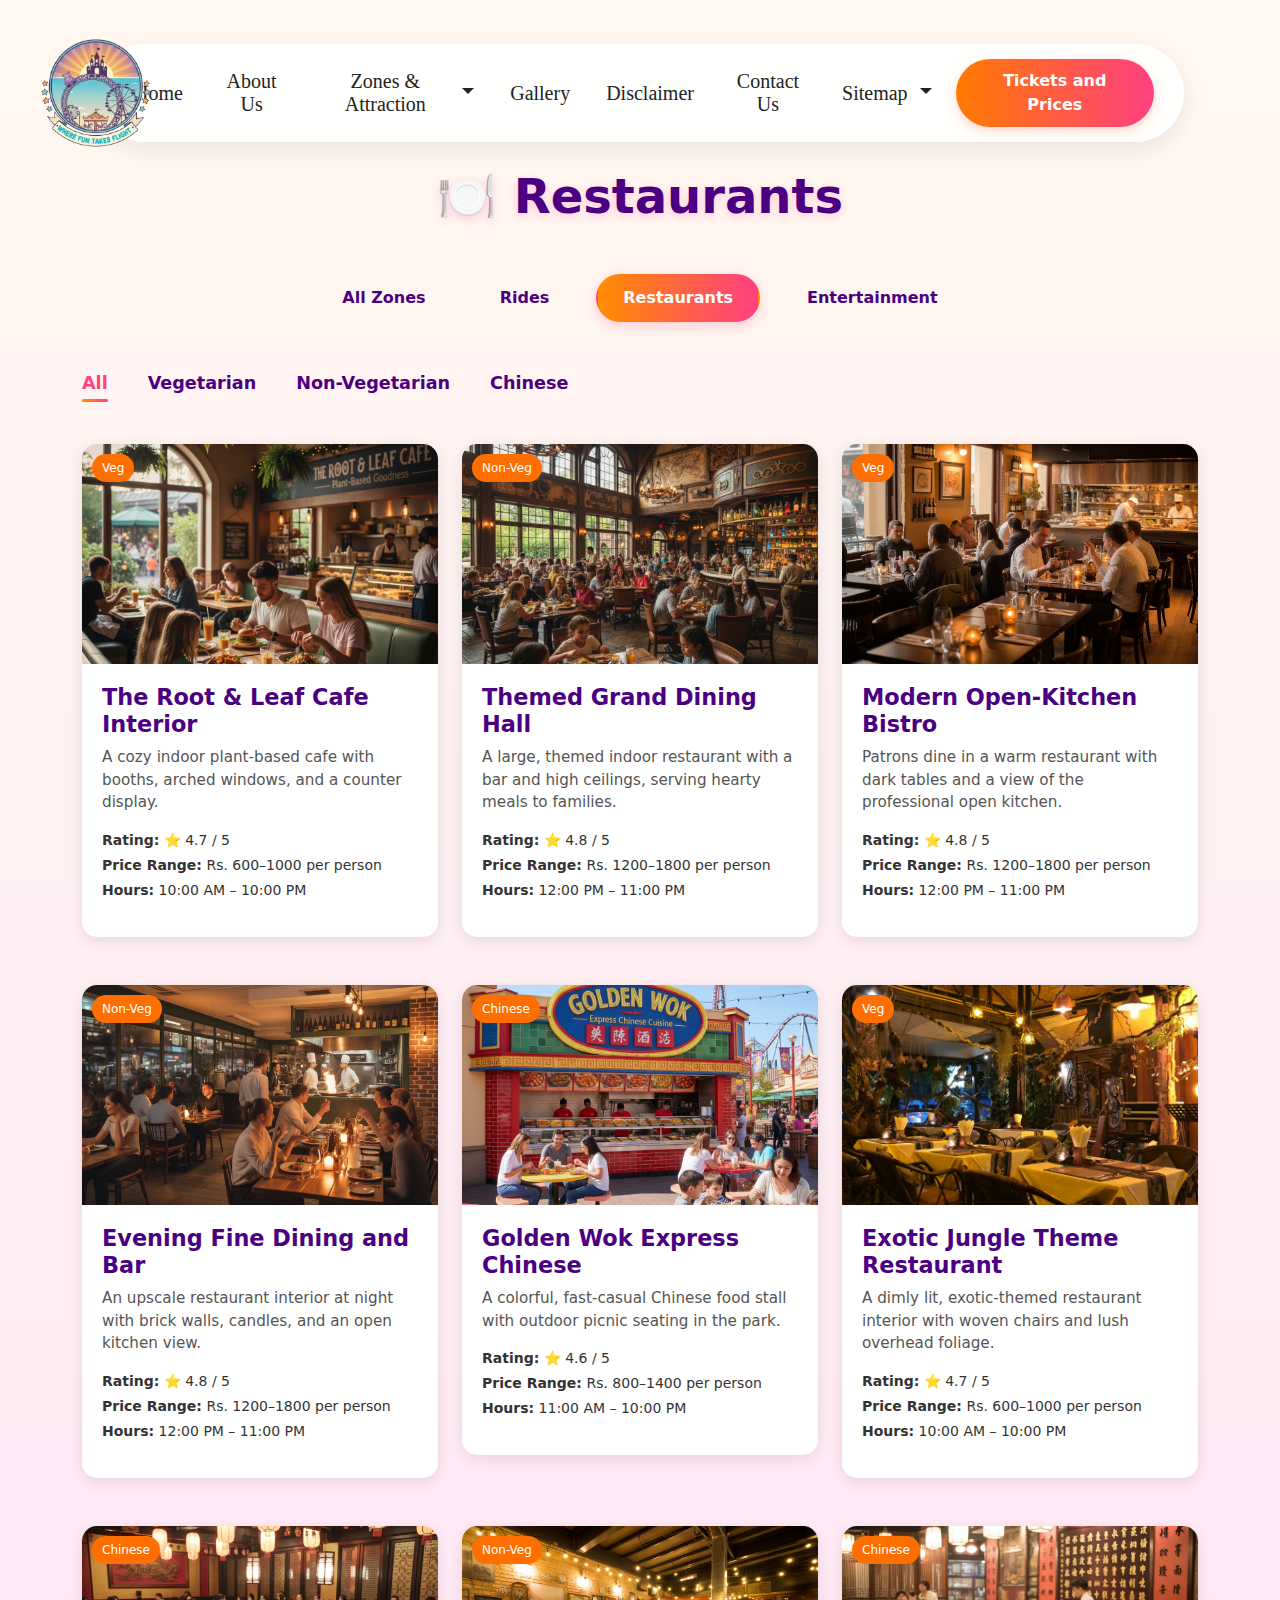
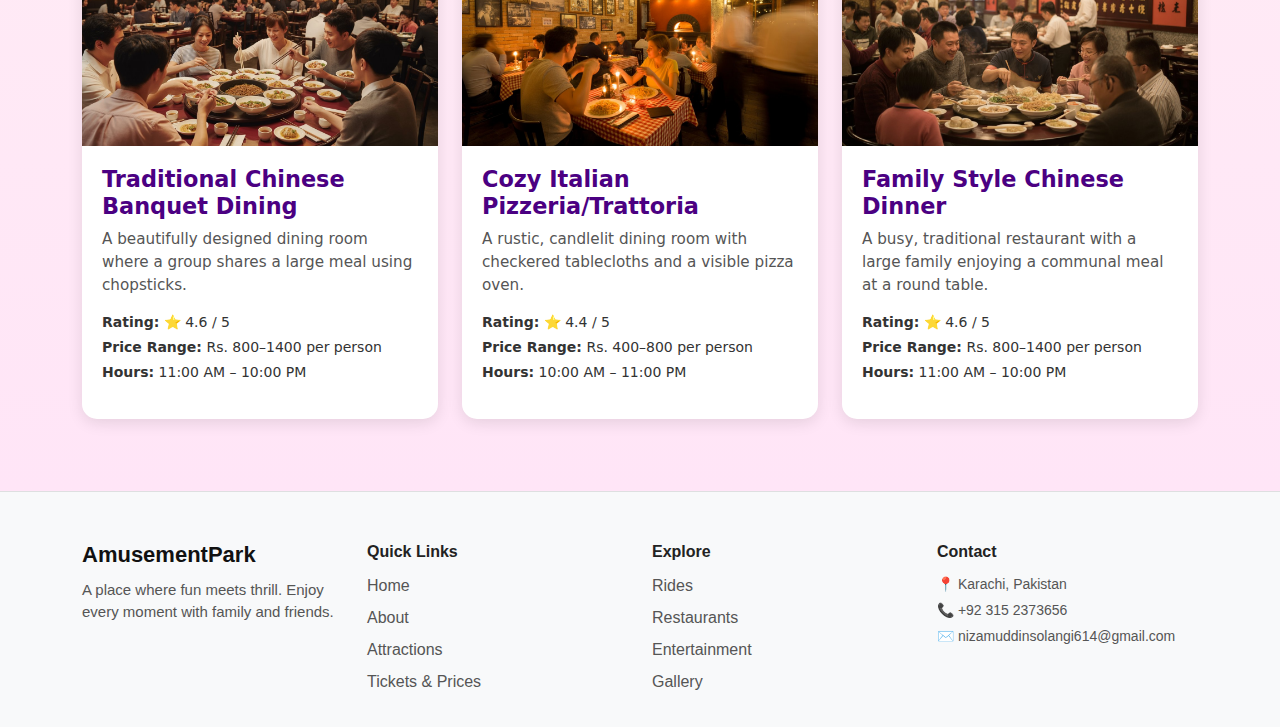
<file: restaurants.html>
<!DOCTYPE html>
<html lang="en">
  <head>
    <meta charset="UTF-8" />
    <meta name="viewport" content="width=device-width, initial-scale=1.0" />
    <title>Amusement Park</title>
    <link
      href="https://cdn.jsdelivr.net/npm/bootstrap@5.3.2/dist/css/bootstrap.min.css"
      rel="stylesheet"
    />
    <link rel="stylesheet" href="assets/css/navbar.css" />
    <link rel="stylesheet" href="assets/css/restaurants.css" />
    <link rel="stylesheet" href="assets/css/footer.css" />
  </head>
  <body>
    <header id="nav"></header>

    <section class="zones-section py-5">
      <div class="container"><br><br><br><br><br>
        <h1 class="text-center zones-title mb-5">🍽 Restaurants</h1>

        <div class="zones-nav text-center mb-5">
          <a href="zones_and_attraction.html" class="zones-link">All Zones</a>
          <a href="rides.html" class="zones-link">Rides</a>
          <a href="restaurants.html" class="zones-link active">Restaurants</a>
          <a href="entertainment.html" class="zones-link">Entertainment</a>
        </div>

        <div class="sub-zones-nav text-center mb-5">
          <span class="sub-zones-link active" data-type="all">All</span>
          <span class="sub-zones-link" data-type="veg">Vegetarian</span>
          <span class="sub-zones-link" data-type="non-veg">Non-Vegetarian</span>
          <span class="sub-zones-link" data-type="chinese">Chinese</span>
        </div>

        <div class="row g-4" id="restaurantsContainer"></div>
      </div>
    </section>

    <footer id="footer"></footer>

    <script src="https://cdn.jsdelivr.net/npm/bootstrap@5.3.2/dist/js/bootstrap.bundle.min.js"></script>
    <script src="assets/js/navbar.js"></script>
    <script src="assets/js/restaurants.js"></script>
    <script src="assets/js/footer.js"></script>
  </body>
</html>
</file>
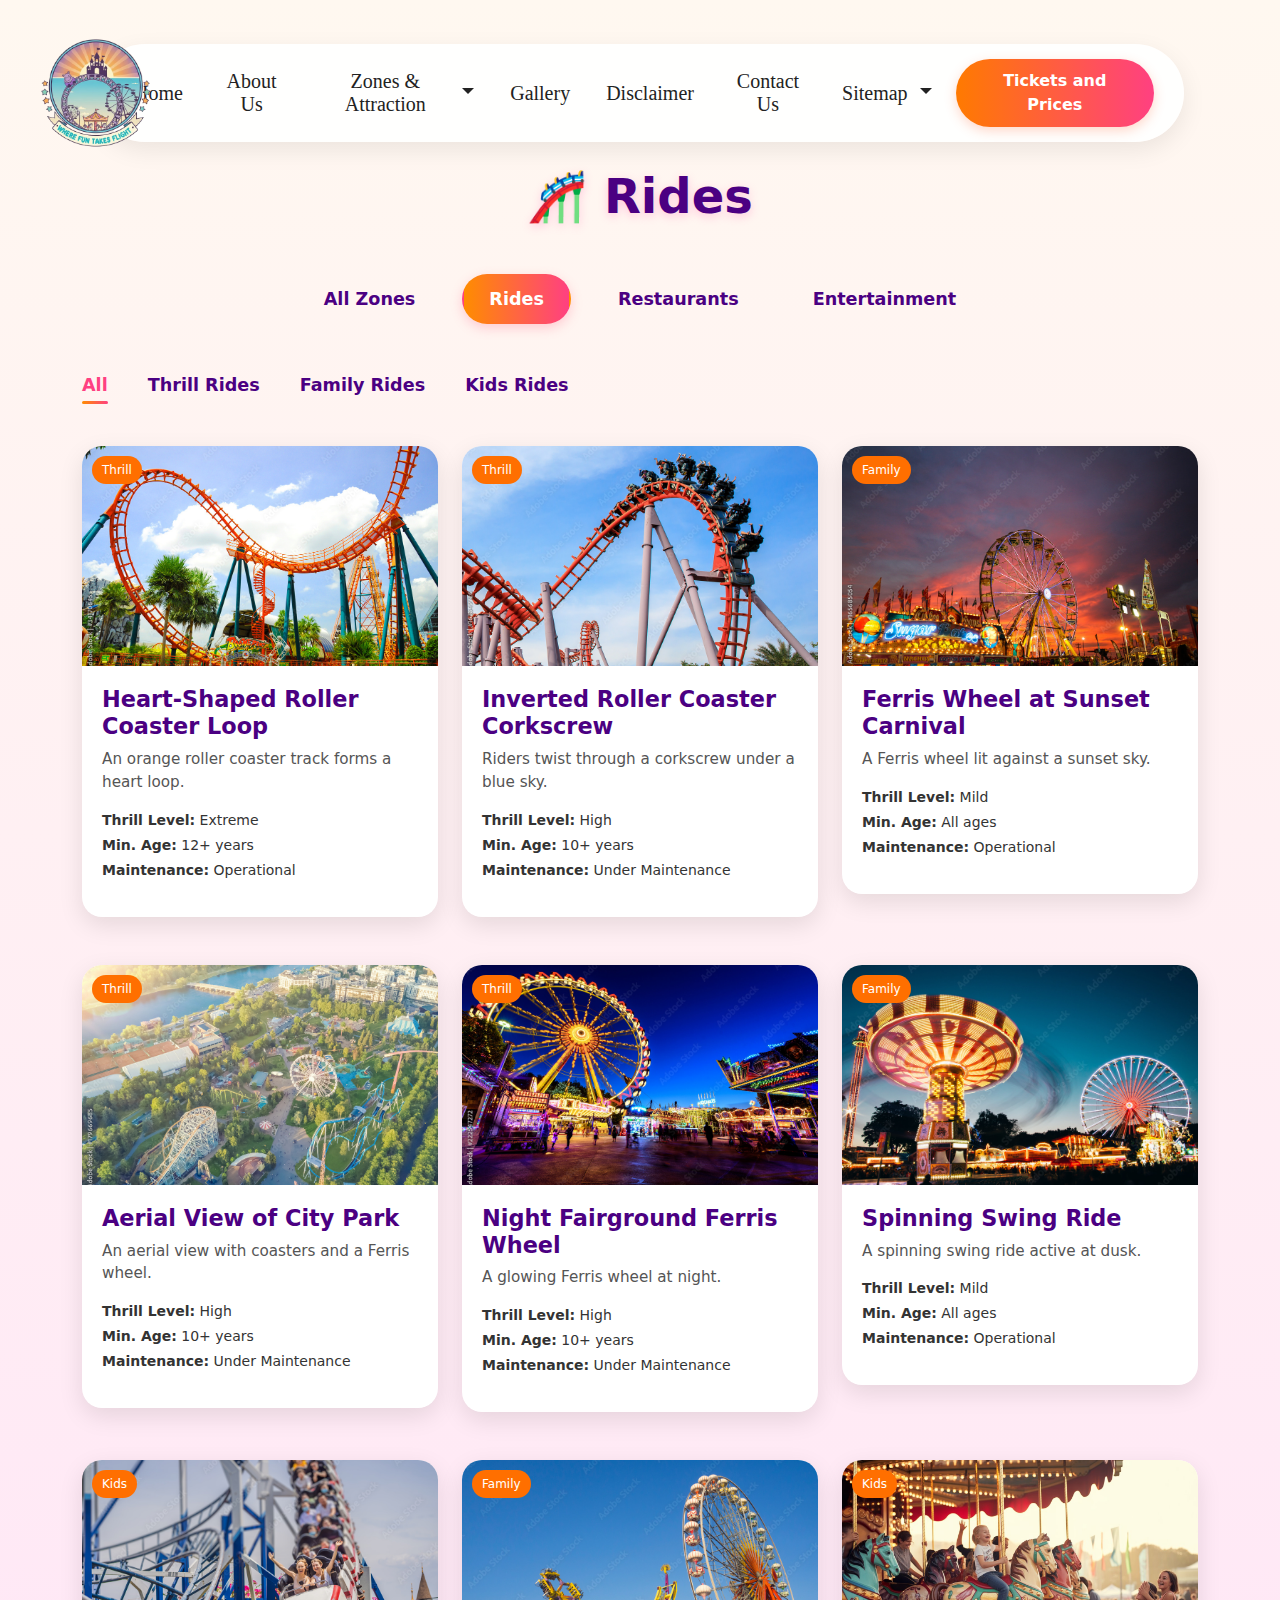
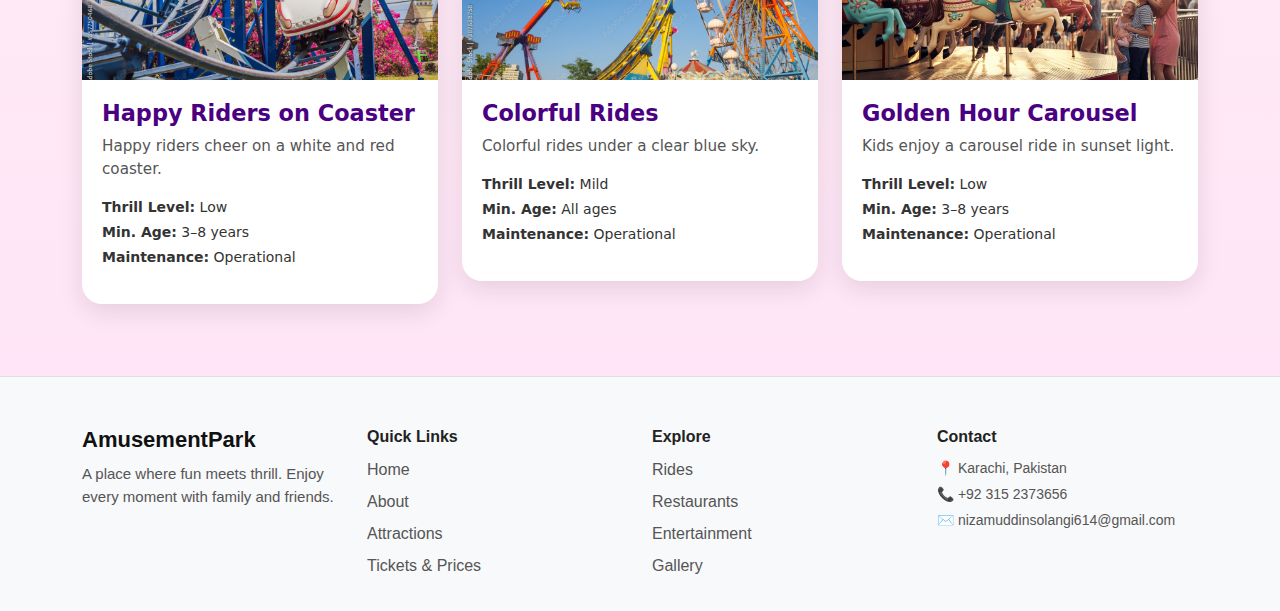
<file: rides.html>
<!DOCTYPE html>
<html lang="en">
  <head>
    <meta charset="UTF-8" />
    <meta name="viewport" content="width=device-width, initial-scale=1.0" />
    <title>Amusement Park</title>
    <link
      href="https://cdn.jsdelivr.net/npm/bootstrap@5.3.2/dist/css/bootstrap.min.css"
      rel="stylesheet"
    />
    <link rel="stylesheet" href="assets/css/navbar.css" />
    <link rel="stylesheet" href="assets/css/rides.css" />
    <link rel="stylesheet" href="assets/css/footer.css" />
  </head>
  <body>
    <header id="nav"></header>

    <section class="zones-section py-5">
      <div class="container"><br><br><br><br><br>
        <h1 class="text-center zones-title mb-5">🎢 Rides</h1>

        <div class="zones-nav text-center mb-5">
          <a href="zones_and_attraction.html" class="zones-link">All Zones</a>
          <a href="rides.html" class="zones-link active">Rides</a>
          <a href="restaurants.html" class="zones-link">Restaurants</a>
          <a href="entertainment.html" class="zones-link">Entertainment</a>
        </div>

        <div class="sub-zones-nav text-center mb-5">
          <span class="sub-zones-link active" data-type="all">All</span>
          <span class="sub-zones-link" data-type="thrill">Thrill Rides</span>
          <span class="sub-zones-link" data-type="family">Family Rides</span>
          <span class="sub-zones-link" data-type="kids">Kids Rides</span>
        </div>

        <div class="row g-4" id="ridesContainer"></div>
      </div>
    </section>

    <footer id="footer"></footer>

    <script src="https://cdn.jsdelivr.net/npm/bootstrap@5.3.2/dist/js/bootstrap.bundle.min.js"></script>
    <script src="assets/js/navbar.js"></script>
    <script src="assets/js/rides.js"></script>
    <script src="assets/js/footer.js"></script>
  </body>
</html>
</file>
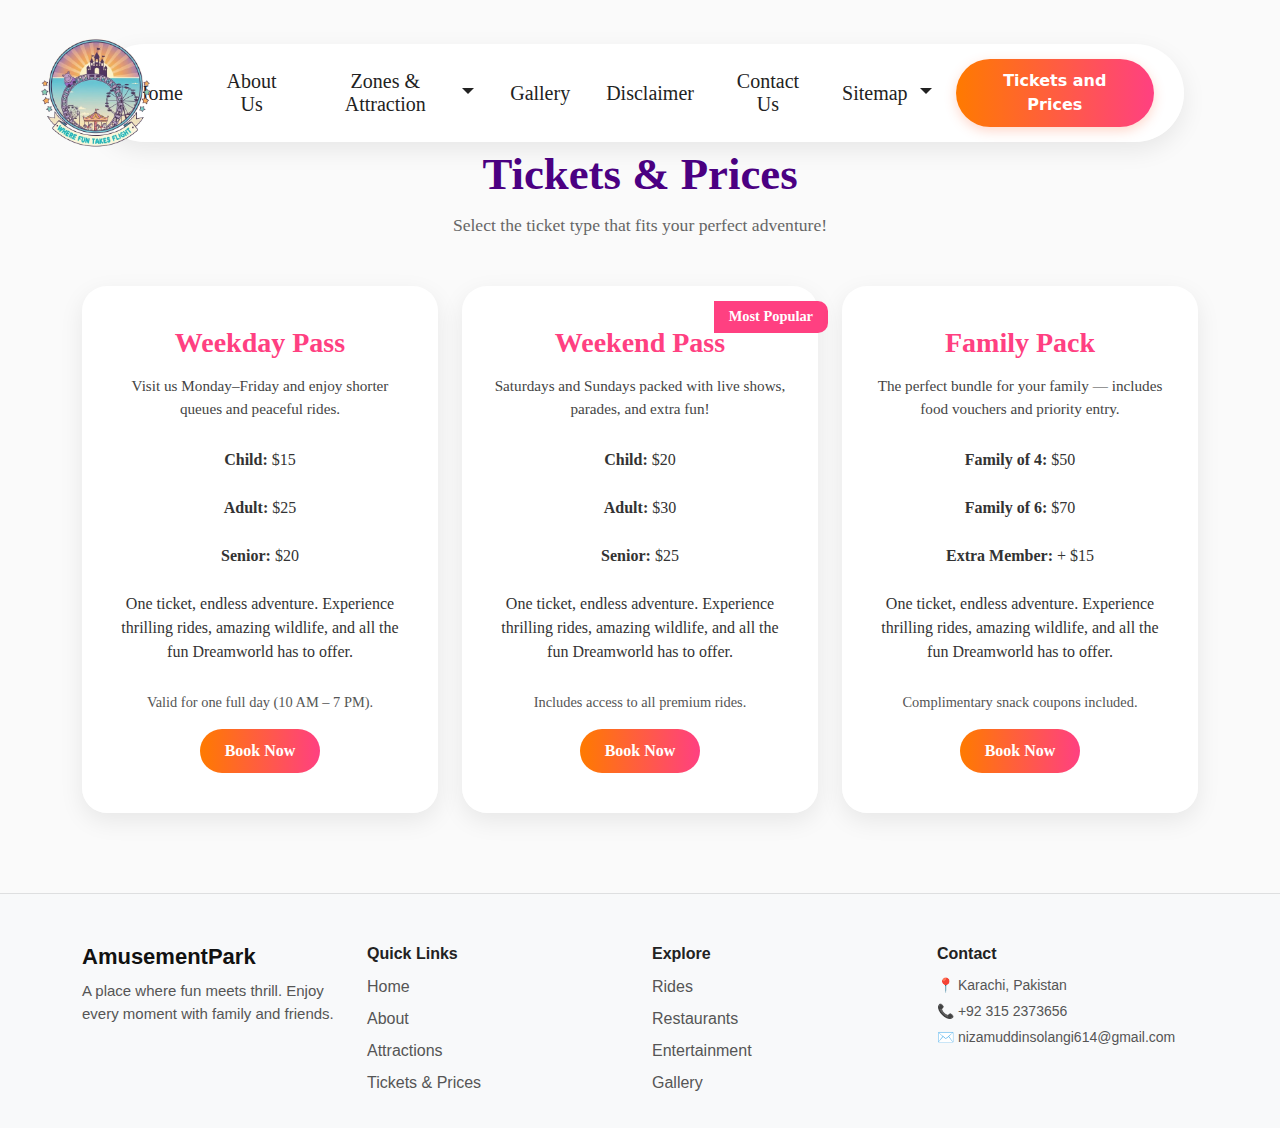
<file: tickets.html>
<!DOCTYPE html>
<html lang="en">
  <head>
    <meta charset="UTF-8" />
    <meta name="viewport" content="width=device-width, initial-scale=1.0" />
    <title>Amusement Park</title>
    <link
      href="https://cdn.jsdelivr.net/npm/bootstrap@5.3.2/dist/css/bootstrap.min.css"
      rel="stylesheet"
    />
    <link rel="stylesheet" href="assets/css/navbar.css" />
    <link rel="stylesheet" href="assets/css/tickets.css" />
    <link rel="stylesheet" href="assets/css/footer.css" />
  </head>
  <body>
    <header id="nav"></header>

    <section class="tickets-section">
      <div class="container">
        <div class="text-center mb-5">
          <h1 class="tickets-title mt-5">Tickets & Prices</h1>
          <p class="tickets-subtitle">
            Select the ticket type that fits your perfect adventure!
          </p>
        </div>

        <div class="row justify-content-center g-4">
          <div class="col-md-4">
            <div class="ticket-card">
              <h3>Weekday Pass</h3>
              <p class="ticket-desc">
                Visit us Monday–Friday and enjoy shorter queues and peaceful
                rides.
              </p>
              <ul class="price-list">
                <li><strong>Child:</strong> $15</li>
                <li><strong>Adult:</strong> $25</li>
                <li><strong>Senior:</strong> $20</li>
                <li>
                  One ticket, endless adventure. Experience thrilling rides,
                  amazing wildlife, and all the fun Dreamworld has to offer.
                </li>
              </ul>
              <p class="ticket-note">
                <i class="bi bi-info-circle"></i> Valid for one full day (10 AM
                – 7 PM).
              </p>
              <button class="btn book-btn" data-ticket="Weekday Pass">
                Book Now
              </button>
            </div>
          </div>

          <div class="col-md-4">
            <div class="ticket-card popular">
              <div class="ribbon">Most Popular</div>
              <h3>Weekend Pass</h3>
              <p class="ticket-desc">
                Saturdays and Sundays packed with live shows, parades, and extra
                fun!
              </p>
              <ul class="price-list">
                <li><strong>Child:</strong> $20</li>
                <li><strong>Adult:</strong> $30</li>
                <li><strong>Senior:</strong> $25</li>
                <li>
                  One ticket, endless adventure. Experience thrilling rides,
                  amazing wildlife, and all the fun Dreamworld has to offer.
                </li>
              </ul>
              <p class="ticket-note">
                <i class="bi bi-calendar-event"></i> Includes access to all
                premium rides.
              </p>
              <button class="btn book-btn" data-ticket="Weekend Pass">
                Book Now
              </button>
            </div>
          </div>

          <div class="col-md-4">
            <div class="ticket-card">
              <h3>Family Pack</h3>
              <p class="ticket-desc">
                The perfect bundle for your family — includes food vouchers and
                priority entry.
              </p>
              <ul class="price-list">
                <li><strong>Family of 4:</strong> $50</li>
                <li><strong>Family of 6:</strong> $70</li>
                <li><strong>Extra Member:</strong> + $15</li>
                <li>
                  One ticket, endless adventure. Experience thrilling rides,
                  amazing wildlife, and all the fun Dreamworld has to offer.
                </li>
              </ul>
              <p class="ticket-note">
                <i class="bi bi-gift"></i> Complimentary snack coupons included.
              </p>
              <button class="btn book-btn" data-ticket="Family Pack">
                Book Now
              </button>
            </div>
          </div>
        </div>
      </div>
    </section>

    <div
      class="modal fade"
      id="bookingModal"
      tabindex="-1"
      aria-labelledby="bookingModalLabel"
      aria-hidden="true"
    >
      <div class="modal-dialog modal-lg modal-dialog-centered">
        <div class="modal-content booking-modal">
          <div class="modal-header">
            <h5 class="modal-title" id="bookingModalLabel">
              🎟️ Book Your Ticket
            </h5>
            <button
              type="button"
              class="btn-close"
              data-bs-dismiss="modal"
            ></button>
          </div>

          <div class="modal-body px-4 pb-4">
            <form id="bookingForm" novalidate>
              <div class="row g-4">
                <div class="col-md-6">
                  <div class="mb-3">
                    <label class="form-label">Full Name</label>
                    <input
                      type="text"
                      id="fullName"
                      class="form-control"
                      placeholder="Enter your full name"
                      required
                    />
                  </div>

                  <div class="mb-3">
                    <label class="form-label">Email</label>
                    <input
                      type="email"
                      id="email"
                      class="form-control"
                      placeholder="example@email.com"
                      required
                    />
                  </div>

                  <div class="mb-3">
                    <label class="form-label">Address</label>
                    <input
                      type="text"
                      id="address"
                      class="form-control"
                      placeholder="Enter your address"
                      required
                    />
                  </div>

                  <div class="row">
                    <div class="col-6 mb-3">
                      <label class="form-label">Visitor Type</label>
                      <select id="visitorType" class="form-select" required>
                        <option value="" hidden>Select</option>
                        <option>Adult</option>
                        <option>Child</option>
                        <option>Senior</option>
                      </select>
                    </div>
                    <div class="col-6 mb-3">
                      <label class="form-label">Tickets</label>
                      <input
                        type="number"
                        id="tickets"
                        class="form-control"
                        min="1"
                        value="1"
                        required
                      />
                    </div>
                  </div>

                  <div class="mb-3">
                    <label class="form-label">Ticket Type</label>
                    <input
                      type="text"
                      id="ticketType"
                      class="form-control"
                      readonly
                    />
                  </div>
                </div>

                <div class="col-md-6">
                  <div class="mb-3">
                    <label class="form-label">Card Number</label>
                    <input
                      type="number"
                      id="cardNumber"
                      class="form-control"
                      maxlength="16"
                      placeholder="1234 5678 9012 3456"
                      required
                    />
                  </div>

                  <div class="row">
                    <div class="col-6 mb-3">
                      <label class="form-label">Expiry (MM/YY)</label>
                      <input
                        type="text"
                        id="expiry"
                        class="form-control"
                        maxlength="5"
                        placeholder="MM/YY"
                        required
                      />
                    </div>
                    <div class="col-6 mb-3">
                      <label class="form-label">CVV</label>
                      <input
                        type="number"
                        id="cvv"
                        class="form-control"
                        maxlength="3"
                        placeholder="123"
                        required
                      />
                    </div>
                  </div>
                </div>
              </div>

              <div class="text-center mt-4">
                <button type="submit" class="btn buy-btn px-5 py-2">
                  Buy Ticket
                </button>
              </div>
            </form>
          </div>
        </div>
      </div>
    </div>

    <div
      class="modal fade"
      id="confirmModal"
      tabindex="-1"
      aria-labelledby="confirmModalLabel"
      aria-hidden="true"
    >
      <div class="modal-dialog modal-dialog-centered">
        <div class="modal-content booking-modal">
          <div class="modal-header">
            <h5 class="modal-title" id="confirmModalLabel">
              Booking Confirmed 🎉
            </h5>
            <button
              type="button"
              class="btn-close"
              data-bs-dismiss="modal"
            ></button>
          </div>
          <div class="modal-body text-center">
            <p><strong>Name:</strong> <span id="confirmName"></span></p>
            <p><strong>Email:</strong> <span id="confirmEmail"></span></p>
            <p><strong>Address:</strong> <span id="confirmAddress"></span></p>
            <p><strong>Ticket Type:</strong> <span id="confirmType"></span></p>
            <p>
              <strong>Visitor Type:</strong> <span id="confirmVisitor"></span>
            </p>
            <p><strong>Tickets:</strong> <span id="confirmTickets"></span></p>
            <p class="fw-bold text-success fs-5 mt-3">
              Total Price: <span id="confirmTotal"></span>
            </p>
            <p class="mt-3 text-muted">
              Thank you for booking with Dreamworld! Enjoy your adventure 🎡
            </p>
          </div>
          <div class="modal-footer justify-content-center">
            <button
              type="button"
              class="btn buy-btn px-4"
              data-bs-dismiss="modal"
            >
              Done
            </button>
          </div>
        </div>
      </div>
    </div>

  <div class="modal fade" id="loginRequiredModal" tabindex="-1" aria-hidden="true">
    <div class="modal-dialog modal-dialog-centered">
      <div class="modal-content login-theme-modal text-center p-4">
        
        <div class="modal-icon mx-auto mb-3">🔒</div>
        
        <h5 class="fw-bold text-dark">Create an Account First</h5>
        <p class="text-muted small">
          You need an account to book tickets. It only takes a moment! 🎡
        </p>

        <div class="d-flex justify-content-center gap-2 mt-3">
          <button type="button" class="btn btn-outline-dark btn-sm" data-bs-dismiss="modal">
            Cancel
          </button>
          <a href="account.html" id="goCreateAccount" class="btn btn-theme btn-sm">
            Create Account 🚀
          </a>
        </div>
      </div>
    </div>
  </div>


    <footer id="footer"></footer>

    <script src="https://cdn.jsdelivr.net/npm/bootstrap@5.3.2/dist/js/bootstrap.bundle.min.js"></script>
    <script src="assets/js/navbar.js"></script>
    <script src="assets/js/footer.js"></script>
    <script src="assets/js/tickets.js"></script>
  </body>
</html>
</file>
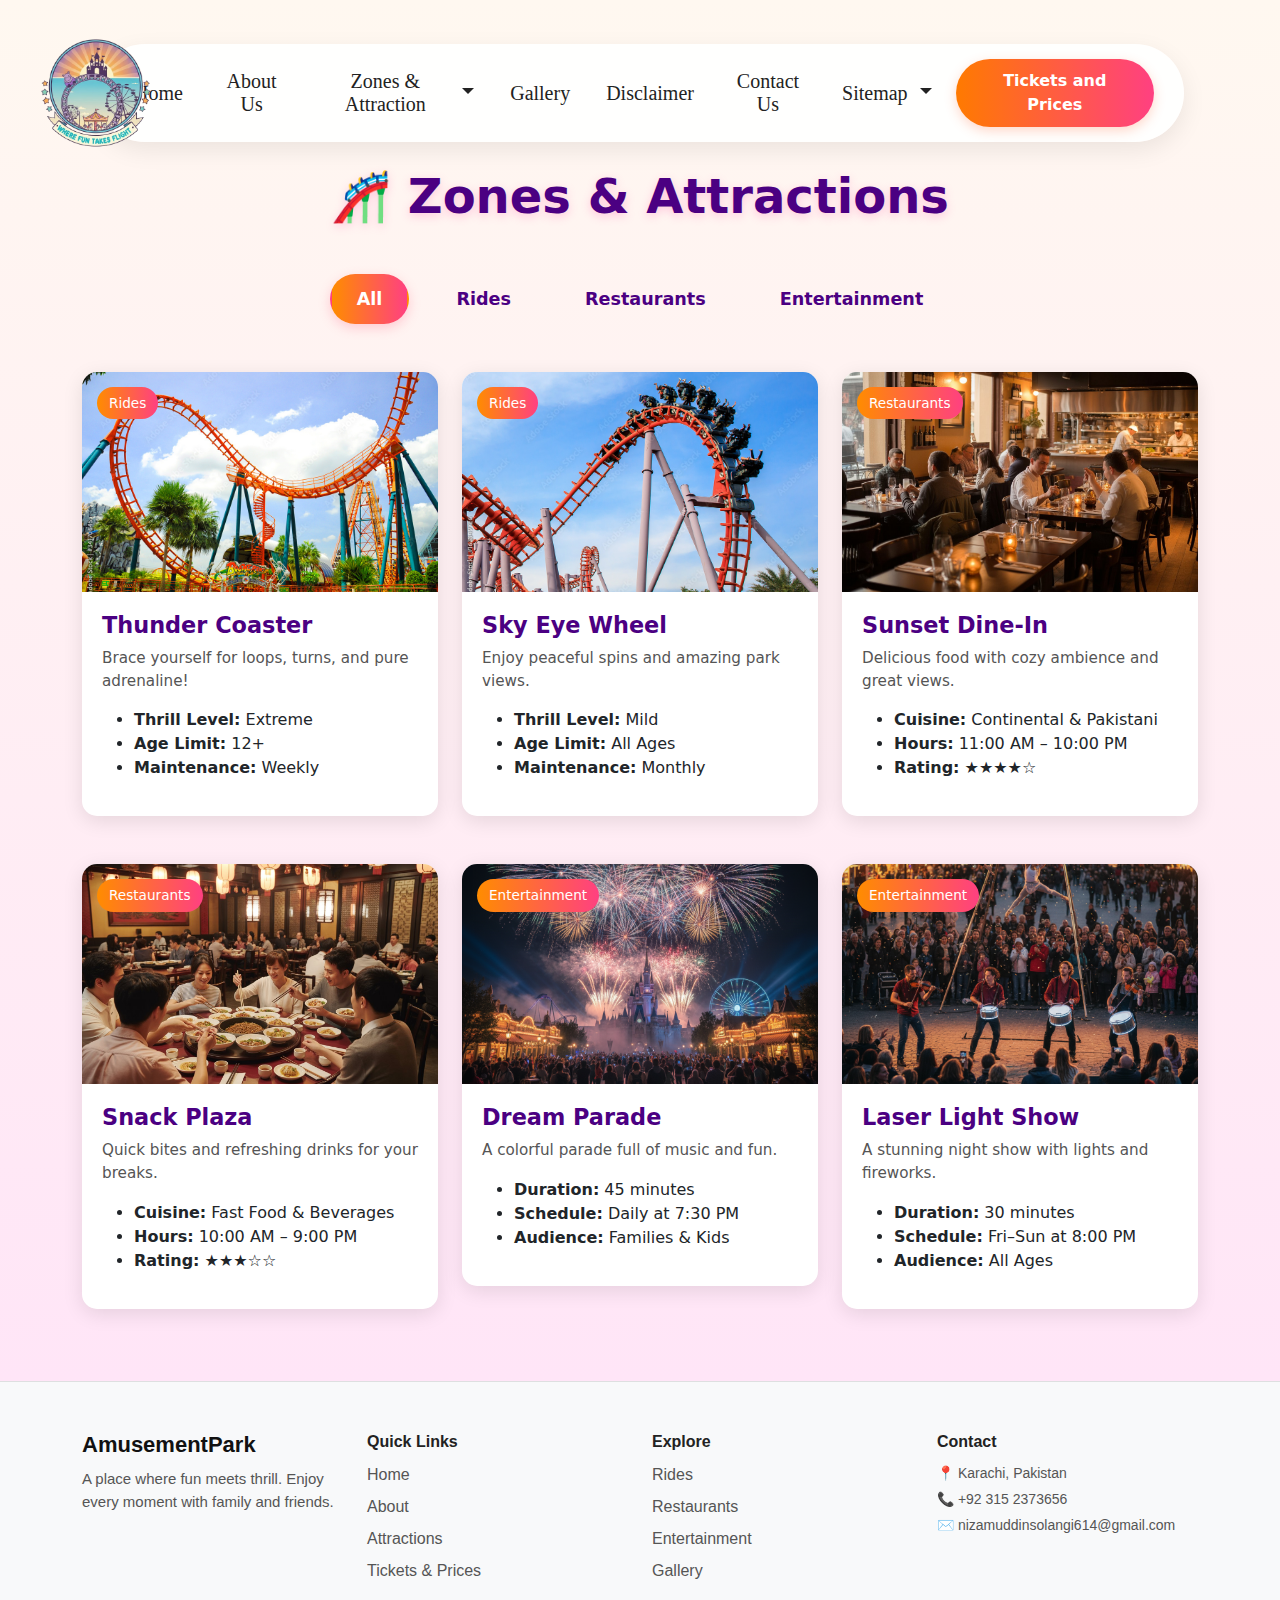
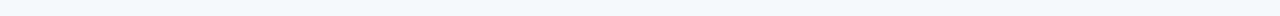
<file: zones_and_attraction.html>
<!DOCTYPE html>
<html lang="en">
  <head>
    <meta charset="UTF-8" />
    <meta name="viewport" content="width=device-width, initial-scale=1.0" />
    <title>Amusement Park</title>
    <link
      href="https://cdn.jsdelivr.net/npm/bootstrap@5.3.2/dist/css/bootstrap.min.css"
      rel="stylesheet"
    />
    <link rel="stylesheet" href="assets/css/navbar.css" />
    <link rel="stylesheet" href="assets/css/zones_and_attraction.css" />
    <link rel="stylesheet" href="assets/css/footer.css" />
  </head>
  <body>
    <header id="nav"></header>

    <section class="zones-section py-5">
      <div class="container"><br><br><br><br><br>
        <h1 class="text-center zones-title mb-5">🎢 Zones & Attractions</h1>

        <div class="filter-tabs text-center mb-5">
          <button class="filter-btn active" data-category="all">All</button>
          <a href="rides.html" class="filter-btn link-btn">Rides</a>
          <a href="restaurants.html" class="filter-btn link-btn">Restaurants</a>
          <a href="entertainment.html" class="filter-btn link-btn"
            >Entertainment</a
          >
        </div>

        <div class="row g-4" id="zonesContainer"></div>
      </div>
    </section>

    <footer id="footer"></footer>

    <script src="https://cdn.jsdelivr.net/npm/bootstrap@5.3.2/dist/js/bootstrap.bundle.min.js"></script>
    <script src="assets/js/navbar.js"></script>
    <script src="assets/js/zones.js"></script>
    <script src="assets/js/footer.js"></script>
  </body>
</html>
</file>
<file: assets/css/navbar.css>
.navbar-custom {
  position: absolute;
  top: 20px;
  left: 50%;
  transform: translateX(-50%);
  width: 85%;
  padding: 15px 30px;
  border-radius: 50px;
  z-index: 1030;
  background: rgba(255, 255, 255, 0.92);
  box-shadow: 0 8px 24px rgba(0, 0, 0, 0.08);
}

.navbar-custom > .container-fluid {
  padding: 0;
  display: flex;
  align-items: center;
}

.logo-floating {
  position: absolute;
  left: -90px;
  top: 50%;
  transform: translateY(-50%);
  width: 180px;
  height: 180px;
  display: flex;
  align-items: center;
  justify-content: center;
  z-index: 1040;
}
.logo-desktop {
  width: 100%;
  height: 100%;
  object-fit: contain;
  display: block;
}

.logo-mobile {
  width: 75px;
  height: auto;
  object-fit: contain;
  display: block;
}

.navbar-collapse {
  flex-grow: 1;
  justify-content: center !important;
  text-align: center;
}
.navbar-nav {
  display: flex;
  align-items: center;
  gap: 20px;
  margin: 0;
  padding-left: 0;
  list-style: none;
}
.navbar-nav .nav-link {
  font: 500 20px "Poppins", serif;
  color: #222 !important;
  padding: 0.35rem 0.5rem;
  transition: 0.18s;
  font-weight: 520;
}
.navbar-nav .nav-link:hover {
  color: #ff7a00 !important;
  transform: translateY(-2px);
}

.btn-buy-tickets {
  background: linear-gradient(90deg, #ff7a00, #ff4081);
  color: #fff !important;
  font-weight: 600;
  padding: 10px 22px;
  border-radius: 50px;
  box-shadow: 0 4px 12px rgba(255, 100, 50, 0.25);
  text-decoration: none;
}
.btn-buy-tickets:hover {
  transform: translateY(-3px) scale(1.02);
}

.dropdown-menu {
  border-radius: 12px;
  min-width: 200px;
  border: none;
  background: rgba(255, 255, 255, 0.98);
  backdrop-filter: blur(8px);
  box-shadow: 0 10px 25px rgba(0, 0, 0, 0.08);
}
.dropdown-item {
  font: 500 18px "Poppins", serif;
  padding: 10px 20px;
  color: #222;
}
.dropdown-item:hover {
  background: rgba(0, 0, 0, 0.04);
  color: #ff7a00 !important;
}

.dropdown-submenu > .dropdown-menu {
  display: none;
  position: absolute;
  left: 100%;
  top: 0;
  margin-left: 0.25rem;
  min-width: 200px;
  z-index: 2000;
}

@media (min-width: 992px) {
  .navbar-nav .dropdown:hover > .dropdown-menu {
    display: block;
  }
  .dropdown-submenu:hover > .dropdown-menu {
    display: block;
  }
}

@media (max-width: 991.98px) {
  .logo-floating {
    display: none !important;
  } 
  .navbar-custom {
    position: static;
    width: 100%;
    transform: none;
    border-radius: 0;
    padding: 12px 16px;
  }
  .dropdown-submenu > .dropdown-menu {
    position: static;
    display: none;
    margin-left: 0;
    padding-left: 12px;
    background: rgba(255, 255, 255, 0.98);
  }
  .navbar-collapse.show {
    background: rgba(255, 255, 255, 0.98);
    padding: 12px;
    border-radius: 0;
  }
  .navbar-collapse.show .btn-buy-tickets {
    width: 100%;
    margin-top: 12px;
    border-radius: 10px;
  }
}

.dropdown-submenu.open > .dropdown-menu {
  display: block;
}

.dropdown-submenu {
  position: relative;
}

.dropdown-submenu .dropdown-menu {
  top: 0;
  left: 100%;
  margin-top: -5px;
  border-radius: 12px;
  animation: fadeIn 0.25s ease-in-out;
}

@keyframes fadeIn {
  from { opacity: 0; transform: translateX(5px); }
  to { opacity: 1; transform: translateX(0); }
}
</file>
<file: assets/css/footer.css>
.amuse-footer {
  background: #f8f9fa;
  border-top: 1px solid rgba(0, 0, 0, 0.1);
  padding: 50px 0 25px;
  color: #333;
  font-family: "Poppins", sans-serif;
}

.footer-title {
  font-size: 22px;
  font-weight: 700;
  color: #111;
  margin-bottom: 10px;
}

.footer-title span {
  color: #ff7a00;
}

.footer-desc {
  font-size: 15px;
  color: #555;
  margin: 0;
}

.footer-heading {
  font-size: 16px;
  font-weight: 600;
  margin-bottom: 12px;
  color: #222;
}

.footer-links {
  list-style: none;
  padding: 0;
  margin: 0;
}

.footer-links li {
  margin-bottom: 8px;
}

.footer-links a {
  text-decoration: none;
  color: #555;
  transition: color 0.3s ease;
}

.footer-links a:hover {
  color: #ff7a00;
}

.footer-contact {
  font-size: 14px;
  color: #555;
  margin-bottom: 5px;
}

.footer-social a {
  color: #555;
  font-size: 20px;
  margin-right: 10px;
  transition: all 0.3s ease;
}

.footer-social a:hover {
  color: #ff7a00;
}

.footer-bottom {
  text-align: center;
  margin-top: 35px;
  padding-top: 15px;
  border-top: 1px solid rgba(0, 0, 0, 0.08);
}

.footer-bottom p {
  font-size: 14px;
  color: #666;
  margin: 0;
}
</file>
<file: assets/css/style.css>
.attract-heading {
  font-size: 3rem;
  font-weight: 700;
  color: #4b0082;
  position: relative;
}
.btn-see-more {
  background: linear-gradient(90deg, #ff8c00, #ff4081);
  color: #fff;
  padding: 12px 30px;
  font-weight: 600;
  border-radius: 40px;
  text-decoration: none;
  transition: all 0.3s ease;
}
.btn-see-more:hover {
  transform: translateY(-3px);
  box-shadow: 0 4px 15px rgba(255, 105, 135, 0.4);
  color: #fff;
}

.top-attractions {
  background: #f7faff;
}

.filter-tabs {
  display: flex;
  gap: 20px;
  flex-wrap: wrap;
  justify-content: flex-start;
  margin-left: 5px;
}
.filter-tabs .filter-btn,
.filter-tabs .filter-btn-r {
  background: none;
  border: none;
  font-weight: 700;
  color: #4b0082;
  font-size: 1.1rem;
  position: relative;
  transition: 0.3s;
}

.filter-tabs .filter-btn.active::after,
.filter-tabs .filter-btn-r.active::after {
  content: "";
  position: absolute;
  bottom: -6px;
  left: 0;
  right: 0;
  margin: auto;
  width: 50px;
  height: 4px;
  border-radius: 10px;
  background: linear-gradient(90deg, #ff8c00, #ff4081);
}

.carousel-container {
  overflow: hidden;
  position: relative;
}
.carousel-track {
  display: flex;
  gap: 20px;
  transition: transform 0.4s ease-in-out;
}

.attraction-card {
  background: #fff;
  border-radius: 15px;
  overflow: hidden;
  box-shadow: 0 4px 15px rgba(0, 0, 0, 0.1);
  width: 30%;
  flex-shrink: 0;
  transition: transform 0.3s;
}
.attraction-card:hover {
  transform: translateY(-8px);
}
.attraction-card img {
  width: 100%;
  height: 180px;
  object-fit: cover;
}

.card-body {
  padding: 15px;
}
.card-body h4 {
  font-size: 1.2rem;
  font-weight: 700;
}
.card-info {
  display: flex;
  justify-content: space-between;
  font-size: 0.9rem;
  color: #666;
}

.carousel-btn {
  position: absolute;
  top: 40%;
  transform: translateY(-50%);
  background: linear-gradient(135deg, #ff6636, #ffb84c);
  color: #fff;
  border: none;
  border-radius: 50%;
  padding: 10px 14px;
  cursor: pointer;
  z-index: 10;
  transition: 0.3s;
}
.carousel-btn:hover {
  background: #0056b3;
}
.prev-btn {
  left: -10px;
}
.next-btn {
  right: -10px;
}
.carousel-btn.hidden {
  display: none;
}

@media (max-width: 992px) {
  .attraction-card {
    flex: 0 0 calc(50% - 10px);
  }
}
@media (max-width: 600px) {
  .attraction-card {
    flex: 0 0 100%;
  }
}

.hero-section {
  position: relative;
  min-height: 100vh;
  background: linear-gradient(
      135deg,
      rgba(35, 0, 50, 0.8),
      rgba(15, 0, 20, 0.9)
    ),
    url("../img/20.png") center/cover no-repeat;
  display: flex;
  flex-direction: column;
  align-items: center;
  justify-content: center;
  text-align: center;
  color: #fff;
  padding: 140px 20px 100px;
  box-shadow: 0 20px 20px rgba(0, 0, 0, 0.566);
  overflow: hidden;
}
@keyframes glowPulse {
  from {
    opacity: 0.7;
    transform: scale(1);
  }
  to {
    opacity: 1;
    transform: scale(1.1);
  }
}

.hero-title {
  font-size: 4rem;
  font-weight: 900;
  background: linear-gradient(90deg, #ff4d9e, #d86aff, #ff7c60);
  -webkit-background-clip: text;
  -webkit-text-fill-color: transparent;
  letter-spacing: 2px;
  text-shadow: 0 0 20px rgba(255, 150, 220, 0.3);
  position: relative;
  z-index: 2;
  animation: fadeUp 1.2s ease-out forwards;
}
.hero-subtitle {
  font-size: 1.25rem;
  color: #e5d8ff;
  margin-top: 15px;
  z-index: 2;
  animation: fadeUp 1.8s ease-out forwards;
}
@keyframes fadeUp {
  from {
    opacity: 0;
    transform: translateY(25px);
  }
  to {
    opacity: 1;
    transform: translateY(0);
  }
}

@media (max-width: 768px) {
  .hero-title {
    font-size: 2.6rem;
  }
  .hero-subtitle {
    font-size: 1rem;
  }
  .hero-section {
    padding: 100px 15px 80px;
  }
}

.animate-title {
  font-size: 4rem;
  font-weight: 900;
  text-transform: uppercase;
  letter-spacing: 2px;
  background: linear-gradient(90deg, #ffd93d, #ff8c00, #ff4081);
  -webkit-background-clip: text;
  -webkit-text-fill-color: transparent;
  animation: titleGlow 3s ease-in-out infinite alternate;
}

.cta-button {
  background: linear-gradient(90deg, #ff8c00, #ff4081);
  border: none;
  border-radius: 50px;
  padding: 15px 45px;
  color: #fff;
  font-weight: 700;
  font-size: 1.3rem;
  text-decoration: none;
  box-shadow: 0 0 25px rgba(255, 128, 0, 0.5);
  transition: all 0.3s ease-in-out;
  position: relative;
  z-index: 2;
}
.cta-button:hover {
  transform: scale(1.05) translateY(-3px);
  box-shadow: 0 0 50px rgba(255, 105, 180, 0.8);
}

@media (max-width: 768px) {
  .animate-title {
    font-size: 2.3rem;
  }
  .animate-subtitle {
    font-size: 1rem;
  }
  .cta-button {
    padding: 12px 30px;
    font-size: 1.1rem;
  }
}

.prev-btn-r,
.next-btn-r {
  position: absolute;
  top: 50%;
  transform: translateY(-50%);
  z-index: 60;
  width: 54px;
  height: 54px;
  display: flex;
  align-items: center;
  justify-content: center;
  border-radius: 50%;
  cursor: pointer;
  box-shadow: 0 6px 18px rgba(0, 0, 0, 0.12);
  background: linear-gradient(135deg, #ff6636, #ffb84c);
  color: #fff;
  border: none;
  transition: transform 0.22s ease, box-shadow 0.22s ease;
}
.prev-btn-r:hover,
.next-btn-r:hover {
  transform: translateY(-50%) scale(1.06);
  box-shadow: 0 12px 30px rgba(255, 160, 60, 0.25);
}
.prev-btn-r {
  left: -20px;
}
.next-btn-r {
  right: -20px;
}
.carousel-btn.hidden {
  display: none !important;
}

#rides-carousel {
  display: flex;
  gap: 20px;
  transition: transform 0.45s cubic-bezier(0.2, 0.9, 0.2, 1);
  align-items: stretch;
  will-change: transform;
}
#rides-carousel .attraction-card {
  flex: 0 0 calc(33.333% - 13.33px);
}

@media (max-width: 992px) {
  #rides-carousel .attraction-card {
    flex: 0 0 calc(50% - 10px);
  }
  .prev-btn-r,
  .next-btn-r {
    width: 44px;
    height: 44px;
    left: -12px;
    right: -12px;
  }
}
@media (max-width: 600px) {
  #rides-carousel .attraction-card {
    flex: 0 0 100%;
  }
  .prev-btn-r,
  .next-btn-r {
    top: auto;
    bottom: 12px;
    transform: none;
    width: 40px;
    height: 40px;
  }
  .prev-btn-r {
    left: 14px;
  }
  .next-btn-r {
    right: 14px;
  }
}

.filter-tabs .filter-btn-r {
  background: none;
  border: none;
  font-weight: 700;
  color: #4b0082;
  font-size: 1.1rem;
  cursor: pointer;
  position: relative;
  transition: 0.3s;
}
.filter-tabs .filter-btn-r:hover {
  color: #ff4081;
}
.filter-tabs .filter-btn-r.active::after {
  content: "";
  position: absolute;
  bottom: -6px;
  left: 0;
  right: 0;
  margin: auto;
  width: 50px;
  height: 4px;
  border-radius: 10px;
  background: linear-gradient(90deg, #ff8c00, #ff4081);
}

.position-relative {
  position: relative;
  z-index: 1;
}
.prev-btn-r i,
.next-btn-r i {
  font-size: 1.25rem;
  pointer-events: none;
}

.section-title {
  font-size: 2.6rem;
  font-weight: 800;
  color: #4b0082;
  text-transform: uppercase;
  letter-spacing: 1px;
  position: relative;
}

.about-park {
  background: #fff7ff;
}
.about-park img {
  transition: transform 0.3s ease, box-shadow 0.3s ease;
}

.dining-section {
  background: linear-gradient(180deg, #fff, #fff0f6);
}
.dining-section .card {
  transition: transform 0.3s ease, box-shadow 0.3s ease;
}
.dining-section .card:hover {
  transform: translateY(-6px);
  box-shadow: 0 8px 25px rgba(0, 0, 0, 0.15);
}

.testimonials {
  background: #f9f9ff;
}
.review-card {
  background: #fff;
  border-left: 5px solid #ff4081;
  transition: all 0.3s ease;
}
.review-card:hover {
  transform: translateY(-5px);
  box-shadow: 0 8px 20px rgba(0, 0, 0, 0.1);
}

.cta-booking {
  background: linear-gradient(90deg, #ff8c00, #ff4081);
  color: #fff;
  padding: 100px 20px;
  box-shadow: 0 -10px 25px rgba(0, 0, 0, 0.15);
}
.cta-booking h2 {
  font-weight: 900;
  font-size: 2.5rem;
}
.cta-booking p {
  font-size: 1.1rem;
}

.dropdown-submenu {
  position: relative;
}

.dropdown-submenu .dropdown-menu {
  top: 0;
  left: 100%;
  margin-top: -5px;
  border-radius: 12px;
  animation: fadeIn 0.25s ease-in-out;
}

@keyframes fadeIn {
  from { opacity: 0; transform: translateX(5px); }
  to { opacity: 1; transform: translateX(0); }
}
</file>
<file: assets/css/about.css>
.about-hero {
  position: relative;
  min-height: 80vh;
  background: url("../img/22.png") center/cover no-repeat;
  display: flex;
  align-items: center;
  justify-content: center;
  text-align: center;
  color: #fff;
  padding: 120px 20px;
  box-shadow: 0 10px 25px rgba(0, 0, 0, 0.4);
}

.about-hero h1 {
  font-size: 4rem;
  font-weight: 900;
  color: #e99903;
  letter-spacing: 2px;
}

.about-hero p {
  font-size: 1.2rem;
  margin-top: 15px;
  color: white;
}

.section {
  padding: 90px 0;
}

.section-header h2 {
  text-align: center;
  font-size: 2.5rem;
  font-weight: 800;
  color: #4b0082;
  margin-bottom: 20px;
  position: relative;
}

.section-header p {
  text-align: center;
  color: #666;
  margin-bottom: 40px;
}

.section-body {
  max-width: 950px;
  margin: auto;
  font-size: 1.05rem;
  color: #333;
  line-height: 1.8;
}

.stats-band {
  background: linear-gradient(135deg, #fff0f6, #f7faff);
  padding: 80px 0;
}

.stats-grid {
  display: grid;
  grid-template-columns: repeat(auto-fit, minmax(200px, 1fr));
  gap: 25px;
  max-width: 1000px;
  margin: auto;
  text-align: center;
}

.stat {
  background: #fff;
  border-radius: 20px;
  padding: 40px 25px;
  box-shadow: 0 10px 25px rgba(0, 0, 0, 0.08);
  transition: all 0.4s ease;
}

.stat:hover {
  transform: translateY(-10px);
  box-shadow: 0 15px 30px rgba(0, 0, 0, 0.12);
}

.stat h3 {
  font-size: 2.4rem;
  font-weight: 800;
  color: #ff4081;
}

.stat p {
  color: #4b0082;
  font-weight: 600;
  margin-top: 10px;
}
.core-values {
  background: #f7faff;
  padding: 80px 0;
}

.core-values h2 {
  text-align: center;
  font-size: 2.8rem;
  font-weight: 800;
  color: #4b0082;
  margin-bottom: 50px;
  position: relative;
}

.value-grid {
  display: grid;
  grid-template-columns: repeat(auto-fit, minmax(260px, 1fr));
  gap: 30px;
  justify-content: center;
  align-items: stretch;
}

.value-card {
  background: rgba(255, 255, 255, 0.95);
  border-radius: 20px;
  padding: 30px;
  text-align: center;
  box-shadow: 0 8px 25px rgba(0, 0, 0, 0.08);
  backdrop-filter: blur(8px);
  transition: all 0.35s ease;
  height: 100%;
  position: relative;
  overflow: hidden;
}

.value-card:hover {
  transform: translateY(-8px);
  box-shadow: 0 15px 35px rgba(75, 0, 130, 0.15);
}

.value-card h5 {
  font-size: 1.4rem;
  font-weight: 700;
  margin-bottom: 15px;
  color: #4b0082;
  display: flex;
  flex-direction: column;
  align-items: center;
  gap: 6px;
}

.value-card h5 span {
  font-size: 2rem;
  background: linear-gradient(135deg, #ff8c00, #ff4081);
  -webkit-background-clip: text;
  -webkit-text-fill-color: transparent;
}

.value-card p {
  font-size: 0.95rem;
  color: #333;
  line-height: 1.6;
}

@media (max-width: 768px) {
  .core-values {
    padding: 60px 15px;
  }
  .core-values h2 {
    font-size: 2.2rem;
  }
}

.our-story {
  background: #fff9ff;
  padding: 90px 0;
}

.our-story .section-text h2 {
  font-size: 2.8rem;
  font-weight: 800;
  color: #4b0082;
  margin-bottom: 15px;
}

.our-story .section-text p {
  color: #444;
  line-height: 1.7;
  font-size: 1rem;
}

.our-story .section-header p {
  font-style: italic;
  color: #777;
  margin-bottom: 25px;
}

.our-story .story-image img {
  width: 100%;
  border-radius: 20px;
  object-fit: cover;
  transition: all 0.4s ease;
  box-shadow: 0 10px 25px rgba(0, 0, 0, 0.1);
}

.our-story .story-image img:hover {
  transform: scale(1.03);
  box-shadow: 0 15px 35px rgba(75, 0, 130, 0.25);
}

@media (max-width: 991px) {
  .our-story .section-text {
    text-align: center;
  }
  .our-story .story-image {
    text-align: center;
  }
  .our-story .story-image img {
    max-width: 90%;
  }
}

.mission-vision {
  padding: 100px 0;
  background: linear-gradient(to bottom right, #fff, #faf5ff);
}

.mission-vision .mission-img img {
  width: 100%;
  height: 100%;
  object-fit: cover;
  border-radius: 25px;
  transition: all 0.4s ease;
}

.mission-vision .mission-img img:hover {
  transform: scale(1.04);
  box-shadow: 0 20px 40px rgba(0, 0, 0, 0.25);
}

.mission-vision .mission-text {
  padding-left: 40px;
}

.mission-vision .mission-text h2 {
  font-size: 2.8rem;
  font-weight: 800;
  color: #4b0082;
  margin-bottom: 15px;
}

.mission-vision .mission-text .intro {
  font-style: italic;
  color: #777;
  margin-bottom: 25px;
}

.mission-vision .mission-text .mv-content h5 {
  font-size: 1.3rem;
  font-weight: 700;
  margin-top: 25px;
  color: #4b0082;
  display: flex;
  align-items: center;
  gap: 10px;
}

.mission-vision .mission-text .mv-content p {
  color: #444;
  line-height: 1.7;
  margin-top: 10px;
}

@media (max-width: 991px) {
  .mission-vision {
    text-align: center;
  }
  .mission-vision .mission-text {
    padding-left: 0;
    margin-top: 40px;
  }
}
</file>
<file: assets/css/account.css>
body {
  font-family: "Poppins", sans-serif;
  background: linear-gradient(135deg, #ff8c00, #ff4081);
  min-height: 100vh;
  display: flex;
  align-items: center;
  justify-content: center;
  padding: 20px;
}

.card {
  background: #ffffff;
  border-radius: 20px;
  border: none;
  box-shadow: 0 8px 30px rgba(0, 0, 0, 0.18);
  animation: fadeIn 0.6s ease-in-out;
  width: 500px;
}

.form-label {
  font-weight: 600;
  color: #222;
}

.form-control {
  border-radius: 10px;
  padding: 10px 12px;
  border: 1px solid #ddd;
  transition: all 0.3s ease;
}

.form-control:focus {
  border-color: #ff4081;
  box-shadow: 0 0 8px rgba(255, 64, 129, 0.4);
}

.btn-custom {
  background: linear-gradient(135deg, #ff6a00, #ff0080);
  border-radius: 12px;
  border: none;
  font-size: 1.05rem;
  transition: transform 0.25s ease;
}

.btn-custom:hover {
  transform: translateY(-3px);
  box-shadow: 0 5px 18px rgba(255, 64, 129, 0.5);
}

.modal-content {
  border-radius: 18px;
  background: #ffffff;
  border: none;
  box-shadow: 0 8px 28px rgba(255, 64, 129, 0.3);
  display: flex;
  flex-direction: column;
  align-items: center; /* 👈 centers horizontally */
  justify-content: center; /* 👈 centers vertically */
  text-align: center;
}

.success-tick {
  width: 70px;
  height: 70px;
  background: #28a745;
  color: #fff;
  border-radius: 50%;
  display: flex;
  justify-content: center;
  align-items: center;
  font-size: 2rem;
  margin: 0 auto 10px auto; /* 👈 full centering force */
  animation: scaleUp 0.5s ease-in-out;
}

.error-msg {
  font-size: 0.82rem;
  color: #ff2e63 !important;
  margin-top: 3px;
}

@keyframes fadeIn {
  from {
    opacity: 0;
    transform: translateY(25px);
  }
  to {
    opacity: 1;
    transform: translateY(0);
  }
}

@keyframes scaleUp {
  0% {
    transform: scale(0.3);
    opacity: 0.2;
  }
  100% {
    transform: scale(1);
    opacity: 1;
  }
}
</file>
<file: assets/css/contact.css>
body {
  font-family: "Poppins", sans-serif;
  background-color: #f9fafc;
  color: #333;
}

.hero {
  background: linear-gradient(120deg, #ff7a00, #ff4081);
  color: #fff;
  text-align: center;
  padding: 100px 20px 60px;
}

.hero h2 {
  font-weight: 700;
  font-size: 40px;
  letter-spacing: 0.5px;
}

.hero p {
  font-size: 18px;
  opacity: 0.9;
}

.contact-section {
  padding: 80px 0;
}

.contact-card {
  background: #fff;
  padding: 40px 50px;
  border-radius: 20px;
  box-shadow: 0 8px 24px rgba(0, 0, 0, 0.1);
}

.form-label {
  font-weight: 500;
}

.form-control {
  border-radius: 10px;
  padding: 12px;
}

.form-control:focus {
  border-color: #ff7a00;
  box-shadow: 0 0 0 0.2rem rgba(255, 122, 0, 0.25);
}

.btn-submit {
  background: linear-gradient(90deg, #ff7a00, #ff4081);
  border: none;
  color: #fff;
  padding: 12px 0;
  border-radius: 10px;
  font-weight: 600;
  width: 100%;
}

.creators-section {
  background: #fffaf7;
  padding: 70px 0;
}

.creator-card {
  background: #fff;
  border-radius: 12px;
  padding: 25px;
  box-shadow: 0 4px 15px rgba(0, 0, 0, 0.1);
  text-align: center;
}

.creator-card img {
  width: 110px;
  height: 110px;
  border-radius: 50%;
  margin-bottom: 15px;
}

.map {
  width: 100%;
  height: 450px;
  border: none;
}

.close-btn {
  background: linear-gradient(90deg, #ff7a00, #ff4081);
}

.custom-modal {
  background: rgba(255, 255, 255, 0.9);
  border: none;
  border-radius: 16px;
  box-shadow: 0 4px 25px rgba(0, 0, 0, 0.2);
  backdrop-filter: blur(12px);
  animation: fadeUp 0.4s ease-out;
}

@keyframes fadeUp {
  from {
    opacity: 0;
    transform: translateY(15px);
  }
  to {
    opacity: 1;
    transform: translateY(0);
  }
}

.success-icon {
  font-size: 3rem;
  color: #28a745;
  animation: pop 0.4s ease-out;
}

@keyframes pop {
  0% {
    transform: scale(0.5);
    opacity: 0;
  }
  100% {
    transform: scale(1);
    opacity: 1;
  }
}

.btn-theme {
  background: linear-gradient(90deg, #ff7a00, #ff4081);
  color: #fff;
  border-radius: 8px;
  font-weight: 500;
  transition: 0;
}
.btn-theme:hover {
  background: linear-gradient(90deg, #ff7a00, #ff4081);
}

.modal-backdrop.show {
  background-color: rgba(0, 0, 0, 0.35);
}
</file>
<file: assets/css/disclaimer.css>
body {
  font-family: "Poppins", sans-serif;
  background-color: #fff;
  color: #333;
  margin: 0;
  padding: 0;
}

.disclaimer-hero {
  min-height: 50vh;
  background: linear-gradient(135deg, #ff8c00, #ff4081);
  text-align: center;
  color: #fff;
  padding: 120px 20px 80px;
}
.disclaimer-hero h1 {
  font-size: 3rem;
  font-weight: 800;
  letter-spacing: 2px;
}
.disclaimer-hero p {
  font-size: 1.2rem;
  opacity: 0.9;
}

.disclaimer-content {
  background-color: #fdfdfd;
}
.content-box {
  background: #fff;
  border-radius: 20px;
  box-shadow: 0 10px 30px rgba(0, 0, 0, 0.08);
  max-width: 900px;
}
.text-gradient {
  background: linear-gradient(90deg, #ff8c00, #ff4081);
  -webkit-background-clip: text;
  -webkit-text-fill-color: transparent;
}
.content-box p {
  font-size: 1.05rem;
  line-height: 1.8;
  color: #555;
}

.text-gradient:hover {
  background: linear-gradient(90deg, #ff4081, #ff8c00);
  -webkit-background-clip: text;
  -webkit-text-fill-color: transparent;
  transition: all 0.3s ease;
}

@media (max-width: 768px) {
  .disclaimer-hero h1 {
    font-size: 2.3rem;
  }
  .disclaimer-hero p {
    font-size: 1rem;
  }
  .content-box {
    padding: 1.5rem;
  }
}
</file>
<file: assets/css/entertainment.css>
.zones-section {
  background: linear-gradient(180deg, #fff8f0 0%, #ffe5f7 100%);
  min-height: 100vh;
  padding-top: 120px;
}

.zones-title {
  font-size: 3rem;
  font-weight: 800;
  color: #4b0082;
  text-shadow: 0 3px 10px rgba(255, 99, 177, 0.3);
}

.sub-zones-nav {
  display: flex;
  justify-content: left;
  gap: 40px;
  flex-wrap: wrap;
  margin-bottom: 50px;
}

.sub-zones-link {
  font-weight: 700;
  font-size: 1.1rem;
  color: #4b0082;
  cursor: pointer;
  position: relative;
  transition: color 0.3s ease;
}

.sub-zones-link::after {
  content: "";
  position: absolute;
  left: 0;
  bottom: -6px;
  width: 0%;
  height: 3px;
  background: linear-gradient(90deg, #ff8c00, #ff4081);
  transition: width 0.3s ease;
  border-radius: 5px;
}

.sub-zones-link:hover {
  color: #ff4081;
}

.sub-zones-link:hover::after {
  width: 100%;
}

.sub-zones-link.active {
  color: #ff4081;
}

.sub-zones-link.active::after {
  width: 100%;
}

.zone-card {
  background: white;
  border-radius: 20px;
  box-shadow: 0 8px 25px rgba(0, 0, 0, 0.1);
  overflow: hidden;
  transition: all 0.3s ease;
  position: relative;
}

.zone-card:hover {
  transform: translateY(-8px);
  box-shadow: 0 15px 30px rgba(255, 105, 135, 0.3);
}

.zone-card img {
  width: 100%;
  height: 220px;
  object-fit: cover;
}

.zone-card .card-body {
  padding: 20px;
}

.zone-card h4 {
  font-size: 1.4rem;
  font-weight: 700;
  color: #4b0082;
}

.zone-card p {
  font-size: 0.95rem;
  color: #555;
}

.badge-category {
  position: absolute;
  top: 15px;
  left: 15px;
  background: linear-gradient(90deg, #ff8c00, #ff4081);
  color: #fff;
  font-size: 0.85rem;
  padding: 6px 12px;
  border-radius: 30px;
  text-transform: capitalize;
}

@media (max-width: 768px) {
  .zones-title {
    font-size: 2.2rem;
  }
}
.zones-nav {
  display: flex;
  justify-content: center;
  gap: 20px;
  flex-wrap: wrap;
}

.zones-link {
  text-decoration: none;
  font-weight: 700;
  color: #4b0082;
  border: 2px solid transparent;
  border-radius: 30px;
  padding: 10px 25px;
  transition: all 0.3s ease;
}

.zones-link:hover {
  color: #ff4081;
  border-color: #ff4081;
  background: rgba(255, 64, 129, 0.1);
}

.zones-link.active {
  background: linear-gradient(90deg, #ff8c00, #ff4081);
  color: #fff;
  box-shadow: 0 4px 12px rgba(255, 105, 135, 0.3);
}
.entertainment-info {
  list-style: none;
  padding: 0;
  margin-top: 10px;
  font-size: 14px;
}

.entertainment-info li {
  margin-bottom: 4px;
  color: #333;
}

.zone-card {
  background: #fff;
  border-radius: 15px;
  overflow: hidden;
  transition: all 0.3s ease;
  box-shadow: 0 5px 20px rgba(0, 0, 0, 0.1);
}

.zone-card:hover {
  transform: translateY(-6px);
  box-shadow: 0 10px 25px rgba(255, 105, 135, 0.3);
}

.zone-card img {
  width: 100%;
  height: 220px;
  object-fit: cover;
}

.badge-category {
  position: absolute;
  top: 15px;
  left: 15px;
  background: linear-gradient(90deg, #ff6f00, #ff4081);
  color: #fff;
  padding: 5px 10px;
  border-radius: 20px;
  font-size: 12px;
  text-transform: capitalize;
}
</file>
<file: assets/css/restaurants.css>
.zones-section {
  background: linear-gradient(180deg, #fff8f0 0%, #ffe5f7 100%);
  min-height: 100vh;
  padding-top: 120px;
}

.zones-title {
  font-size: 3rem;
  font-weight: 800;
  color: #4b0082;
  text-shadow: 0 3px 10px rgba(255, 99, 177, 0.3);
}

.sub-zones-nav {
  display: flex;
  justify-content: left;
  gap: 40px;
  flex-wrap: wrap;
  margin-bottom: 50px;
}

.sub-zones-link {
  font-weight: 700;
  font-size: 1.1rem;
  color: #4b0082;
  cursor: pointer;
  position: relative;
  transition: color 0.3s ease;
}

.sub-zones-link::after {
  content: "";
  position: absolute;
  left: 0;
  bottom: -6px;
  width: 0%;
  height: 3px;
  background: linear-gradient(90deg, #ff8c00, #ff4081);
  transition: width 0.3s ease;
  border-radius: 5px;
}

.sub-zones-link:hover {
  color: #ff4081;
}

.sub-zones-link:hover::after {
  width: 100%;
}

.sub-zones-link.active {
  color: #ff4081;
}

.sub-zones-link.active::after {
  width: 100%;
}

.zone-card {
  background: white;
  border-radius: 20px;
  box-shadow: 0 8px 25px rgba(0, 0, 0, 0.1);
  overflow: hidden;
  transition: all 0.3s ease;
  position: relative;
}

.zone-card:hover {
  transform: translateY(-8px);
  box-shadow: 0 15px 30px rgba(255, 105, 135, 0.3);
}

.zone-card img {
  width: 100%;
  height: 220px;
  object-fit: cover;
}

.zone-card .card-body {
  padding: 20px;
}

.zone-card h4 {
  font-size: 1.4rem;
  font-weight: 700;
  color: #4b0082;
}

.zone-card p {
  font-size: 0.95rem;
  color: #555;
}

.badge-category {
  position: absolute;
  top: 15px;
  left: 15px;
  background: linear-gradient(90deg, #ff8c00, #ff4081);
  color: #fff;
  font-size: 0.85rem;
  padding: 6px 12px;
  border-radius: 30px;
  text-transform: capitalize;
}

@media (max-width: 768px) {
  .zones-title {
    font-size: 2.2rem;
  }
}
.zones-nav {
  display: flex;
  justify-content: center;
  gap: 20px;
  flex-wrap: wrap;
}

.zones-link {
  text-decoration: none;
  font-weight: 700;
  color: #4b0082;
  border: 2px solid transparent;
  border-radius: 30px;
  padding: 10px 25px;
  transition: all 0.3s ease;
}

.zones-link:hover {
  color: #ff4081;
  border-color: #ff4081;
  background: rgba(255, 64, 129, 0.1);
}

.zones-link.active {
  background: linear-gradient(90deg, #ff8c00, #ff4081);
  color: #fff;
  box-shadow: 0 4px 12px rgba(255, 105, 135, 0.3);
}
.restaurant-info {
  list-style: none;
  padding: 0;
  margin-top: 10px;
  font-size: 14px;
}

.restaurant-info li {
  margin-bottom: 4px;
  color: #333;
}

.zone-card {
  border: none;
  border-radius: 15px;
  overflow: hidden;
  transition: all 0.3s ease;
  background: #fff;
  box-shadow: 0 4px 15px rgba(0, 0, 0, 0.1);
}

.zone-card:hover {
  transform: translateY(-5px);
}

.zone-card img {
  width: 100%;
  height: 220px;
  object-fit: cover;
}

.badge-category {
  position: absolute;
  top: 10px;
  left: 10px;
  background: #ff6f00;
  color: white;
  padding: 5px 10px;
  border-radius: 20px;
  font-size: 12px;
  text-transform: capitalize;
}
</file>
<file: assets/css/rides.css>
.zones-section {
  background: linear-gradient(180deg, #fff8f0 0%, #ffe5f7 100%);
  min-height: 100vh;
  padding-top: 120px;
  position: relative;
  z-index: 1;
}

.zones-title {
  font-size: 3rem;
  font-weight: 800;
  color: #4b0082;
  text-shadow: 0 3px 10px rgba(255, 99, 177, 0.3);
}

@media (max-width: 768px) {
  .zones-title {
    font-size: 2.2rem;
  }
}

.zones-nav {
  display: flex;
  justify-content: center;
  gap: 20px;
  flex-wrap: wrap;
  position: relative;
  z-index: 10;
}

.zones-link {
  display: inline-flex;
  align-items: center;
  justify-content: center;
  text-decoration: none;
  font-weight: 700;
  font-size: 1.1rem;
  color: #4b0082;
  border: 2px solid transparent;
  border-radius: 30px;
  padding: 10px 25px;
  transition: all 0.3s ease;
  background: none;
  cursor: pointer;
}

.zones-link:hover {
  color: #ff4081;
  border-color: #ff4081;
  background: rgba(255, 64, 129, 0.1);
}

.zones-link.active {
  background: linear-gradient(90deg, #ff8c00, #ff4081);
  color: #fff;
  box-shadow: 0 4px 12px rgba(255, 105, 135, 0.3);
}

.sub-zones-nav {
  display: flex;
  justify-content: left;
  gap: 40px;
  flex-wrap: wrap;
  margin-bottom: 50px;
}

.sub-zones-link {
  font-weight: 700;
  font-size: 1.1rem;
  color: #4b0082;
  cursor: pointer;
  position: relative;
  transition: color 0.3s ease;
}

.sub-zones-link::after {
  content: "";
  position: absolute;
  left: 0;
  bottom: -6px;
  width: 0%;
  height: 3px;
  background: linear-gradient(90deg, #ff8c00, #ff4081);
  transition: width 0.3s ease;
  border-radius: 5px;
}

.sub-zones-link:hover {
  color: #ff4081;
}

.sub-zones-link:hover::after {
  width: 100%;
}

.sub-zones-link.active {
  color: #ff4081;
}

.sub-zones-link.active::after {
  width: 100%;
}

.zone-card {
  background: #fff;
  border-radius: 20px;
  box-shadow: 0 8px 25px rgba(0, 0, 0, 0.1);
  overflow: hidden;
  transition: all 0.3s ease;
  position: relative;
}

.zone-card:hover {
  transform: translateY(-8px);
  box-shadow: 0 15px 30px rgba(255, 105, 135, 0.3);
}

.zone-card img {
  width: 100%;
  height: 220px;
  object-fit: cover;
}

.zone-card .card-body {
  padding: 20px;
}

.zone-card h4 {
  font-size: 1.4rem;
  font-weight: 700;
  color: #4b0082;
}

.zone-card p {
  font-size: 0.95rem;
  color: #555;
}

.badge-category {
  position: absolute;
  top: 15px;
  left: 15px;
  background: linear-gradient(90deg, #ff8c00, #ff4081);
  color: #fff;
  font-size: 0.85rem;
  padding: 6px 12px;
  border-radius: 30px;
  text-transform: capitalize;
}
.ride-info {
  list-style: none;
  padding: 0;
  margin-top: 10px;
  font-size: 14px;
}

.ride-info li {
  margin-bottom: 4px;
  color: #333;
}

.badge-category {
  position: absolute;
  top: 10px;
  left: 10px;
  background: #ff6f00;
  color: white;
  padding: 5px 10px;
  border-radius: 20px;
  font-size: 12px;
  text-transform: capitalize;
}
</file>
<file: assets/css/tickets.css>
.tickets-section {
  background: linear-gradient(90deg, #ff8c00, #ff4081);
  padding: 120px 0 80px;
  font-family: "Poppins", serif;
}

.tickets-title {
  font-size: 2.8rem;
  font-weight: 800;
  color: #4b0082;
  margin-bottom: 10px;
}

.tickets-subtitle {
  color: #666;
  font-size: 1.1rem;
}

.ticket-card {
  background: rgba(255, 255, 255, 0.95);
  border-radius: 25px;
  padding: 40px 30px;
  text-align: center;
  box-shadow: 0 8px 25px rgba(0, 0, 0, 0.08);
  position: relative;
  transition: all 0.3s ease;
}

.ticket-card:hover {
  transform: translateY(-8px);
  box-shadow: 0 15px 35px rgba(255, 64, 129, 0.3);
}

.ticket-card h3 {
  color: #ff4081;
  font-weight: 700;
}

.ticket-desc {
  color: #444;
  font-size: 0.95rem;
  margin: 15px 0 20px;
}

.price-list {
  list-style: none;
  padding: 0;
  margin: 0 0 20px;
}

.price-list li {
  background: rgba(255, 255, 255, 0.8);
  margin: 8px 0;
  padding: 8px;
  border-radius: 10px;
  font-weight: 500;
  color: #333;
}

.book-btn {
  background: linear-gradient(90deg, #ff7a00, #ff4081);
  color: #fff;
  font-weight: 600;
  border-radius: 50px;
  border: none;
  padding: 10px 25px;
  transition: all 0.3s ease;
}

.book-btn:hover {
  transform: scale(1.05);
  box-shadow: 0 5px 15px rgba(255, 64, 129, 0.4);
}

.ribbon {
  position: absolute;
  top: 15px;
  right: -10px;
  background: #ff4081;
  color: #fff;
  padding: 5px 15px;
  font-size: 0.9rem;
  border-radius: 0 10px 10px 0;
  font-weight: 600;
}

.notice-box {
  background: rgba(255, 255, 255, 0.85);
  border-radius: 20px;
  padding: 20px;
  border-left: 5px solid #ff7a00;
  box-shadow: 0 6px 18px rgba(0, 0, 0, 0.05);
  color: #444;
  font-size: 0.95rem;
}

.booking-modal {
  border-radius: 20px;
  background: #fff;
  box-shadow: 0 10px 25px rgba(0, 0, 0, 0.15);
}

.modal-header {
  border: none;
  background: linear-gradient(90deg, #ff7a00, #ff4081);
  color: #fff;
  border-top-left-radius: 20px;
  border-top-right-radius: 20px;
}

.submit-btn {
  background-color: #4b0082;
  color: #fff;
  border-radius: 50px;
  font-weight: 600;
  transition: 0.3s;
}

.submit-btn:hover {
  background-color: #5c0da3;
}
.tickets-section {
  background: #fafafa;
  padding: 100px 0 80px;
}

.ticket-card {
  min-height: 420px;
}

.ticket-note {
  font-size: 0.9rem;
  color: #555;
  margin-bottom: 15px;
}

.notice-box {
  background: #fff;
  border-radius: 15px;
  padding: 25px 30px;
  border-left: 4px solid #ff7a00;
  margin-top: 60px;
}

.notice-box h5 {
  font-weight: 600;
  color: #333;
  margin-bottom: 12px;
}

.notice-box ul {
  margin: 0;
  padding-left: 20px;
  color: #555;
  font-size: 0.95rem;
}

.notice-box li {
  margin-bottom: 6px;
}
.booking-modal {
  padding: 10px;
}

.booking-modal .modal-body {
  background: #fff;
}

.booking-modal h6 {
  color: #333;
  font-weight: 600;
}

.error-msg {
  font-size: 0.85rem;
}

.btn-primary {
  background-color: #007bff;
  border: none;
  border-radius: 8px;
}

.btn-primary:hover {
  background-color: #0056b3;
}
.modal {
  overflow: hidden !important;
}

.modal-open {
  overflow: hidden !important;
  padding-right: 0 !important;
}

.modal-dialog-scrollable .modal-body {
  max-height: 70vh;
  overflow-y: auto;
}

.modal-backdrop {
  background-color: rgba(0, 0, 0, 0.6) !important;
  backdrop-filter: blur(3px);
}

.modal-dialog {
  max-width: 850px;
}

.booking-modal {
  border-radius: 20px;
  background: #fff;
  box-shadow: 0 10px 25px rgba(0, 0, 0, 0.15);
}

.modal-header {
  border: none;
  background: linear-gradient(90deg, #ff7a00, #ff4081);
  color: #fff;
  border-top-left-radius: 20px;
  border-top-right-radius: 20px;
}

.modal-body {
  overflow: hidden !important;
}

.buy-btn {
  background: linear-gradient(90deg, #ff7a00, #ff4081);
  color: #fff;
  border: none;
  border-radius: 50px;
  font-weight: 600;
  transition: all 0.3s ease;
}

.buy-btn:hover {
  transform: scale(1.05);
  box-shadow: 0 5px 15px rgba(255, 64, 129, 0.4);
}

#loginRequiredModal .modal-content {
  border-radius: 20px;
  padding: 28px;
  background: linear-gradient(135deg, #ffb703, #fb8500);
  border: none;
  color: #fff;
  text-align: center;
  box-shadow: 0 10px 28px rgba(0,0,0,0.25);
}

#loginRequiredModal .modal-icon {
  font-size: 55px;
  margin-bottom: 12px;
  animation: pop .4s ease-out;
}

@keyframes pop {
  0% { transform: scale(0.5); opacity: 0; }
  70% { transform: scale(1.15); opacity: 1; }
  100% { transform: scale(1); }
}

#loginRequiredModal .btn-theme {
  background: #023047;
  color: #fff !important;
  border-radius: 8px;
  padding: 8px 18px;
  border: none;
  transition: 0.2s ease-in-out;
}

#loginRequiredModal .btn-theme:hover {
  background: #035180;
}

#loginRequiredModal .btn-outline-dark {
  border-radius: 8px;
  padding: 8px 18px;
  color: #222 !important;
  background: #fff;
  border: none;
}

#loginRequiredModal .btn-outline-dark:hover {
  background: #f1f1f1;
}
</file>
<file: assets/css/zones_and_attraction.css>
.zones-section {
  background: linear-gradient(180deg, #fff8f0 0%, #ffe5f7 100%);
  min-height: 100vh;
  padding-top: 120px;
}

.zones-title {
  font-size: 3rem;
  font-weight: 800;
  color: #4b0082;
  text-shadow: 0 3px 10px rgba(255, 99, 177, 0.3);
}

.filter-tabs {
  display: flex;
  justify-content: center;
  flex-wrap: wrap;
  gap: 20px;
}

.filter-btn,
.link-btn {
  display: inline-block;
  text-decoration: none;
  background: none;
  border: 2px solid transparent;
  font-weight: 700;
  font-size: 1.1rem;
  color: #4b0082;
  border-radius: 30px;
  padding: 10px 25px;
  cursor: pointer;
  transition: all 0.3s ease;
}

.filter-btn:hover,
.link-btn:hover {
  color: #ff4081;
  border-color: #ff4081;
  background: rgba(255, 64, 129, 0.1);
}

.filter-btn.active,
.link-btn.active {
  background: linear-gradient(90deg, #ff8c00, #ff4081);
  color: white;
  box-shadow: 0 4px 12px rgba(255, 105, 135, 0.3);
}

.zone-card {
  background: white;
  border-radius: 20px;
  box-shadow: 0 8px 25px rgba(0, 0, 0, 0.1);
  overflow: hidden;
  transition: all 0.3s ease;
  position: relative;
}

.zone-card:hover {
  transform: translateY(-8px);
  box-shadow: 0 15px 30px rgba(255, 105, 135, 0.3);
}

.zone-card img {
  width: 100%;
  height: 220px;
  object-fit: cover;
}

.zone-card .card-body {
  padding: 20px;
}

.zone-card h4 {
  font-size: 1.4rem;
  font-weight: 700;
  color: #4b0082;
}

.zone-card p {
  font-size: 0.95rem;
  color: #555;
}

.badge-category {
  position: absolute;
  top: 15px;
  left: 15px;
  background: linear-gradient(90deg, #ff8c00, #ff4081);
  color: #fff;
  font-size: 0.85rem;
  padding: 6px 12px;
  border-radius: 30px;
  text-transform: capitalize;
}

@media (max-width: 768px) {
  .zones-title {
    font-size: 2.2rem;
  }
}
.zone-info {
  list-style: none;
  padding: 0;
  margin-top: 10px;
  font-size: 14px;
}

.zone-info li {
  margin-bottom: 4px;
  color: #333;
}

.zone-card {
  background: #fff;
  border-radius: 15px;
  overflow: hidden;
  transition: all 0.3s ease;
  box-shadow: 0 5px 20px rgba(0, 0, 0, 0.1);
}

.zone-card:hover {
  transform: translateY(-6px);
  box-shadow: 0 10px 25px rgba(255, 105, 135, 0.3);
}

.zone-card img {
  width: 100%;
  height: 220px;
  object-fit: cover;
}
</file>
